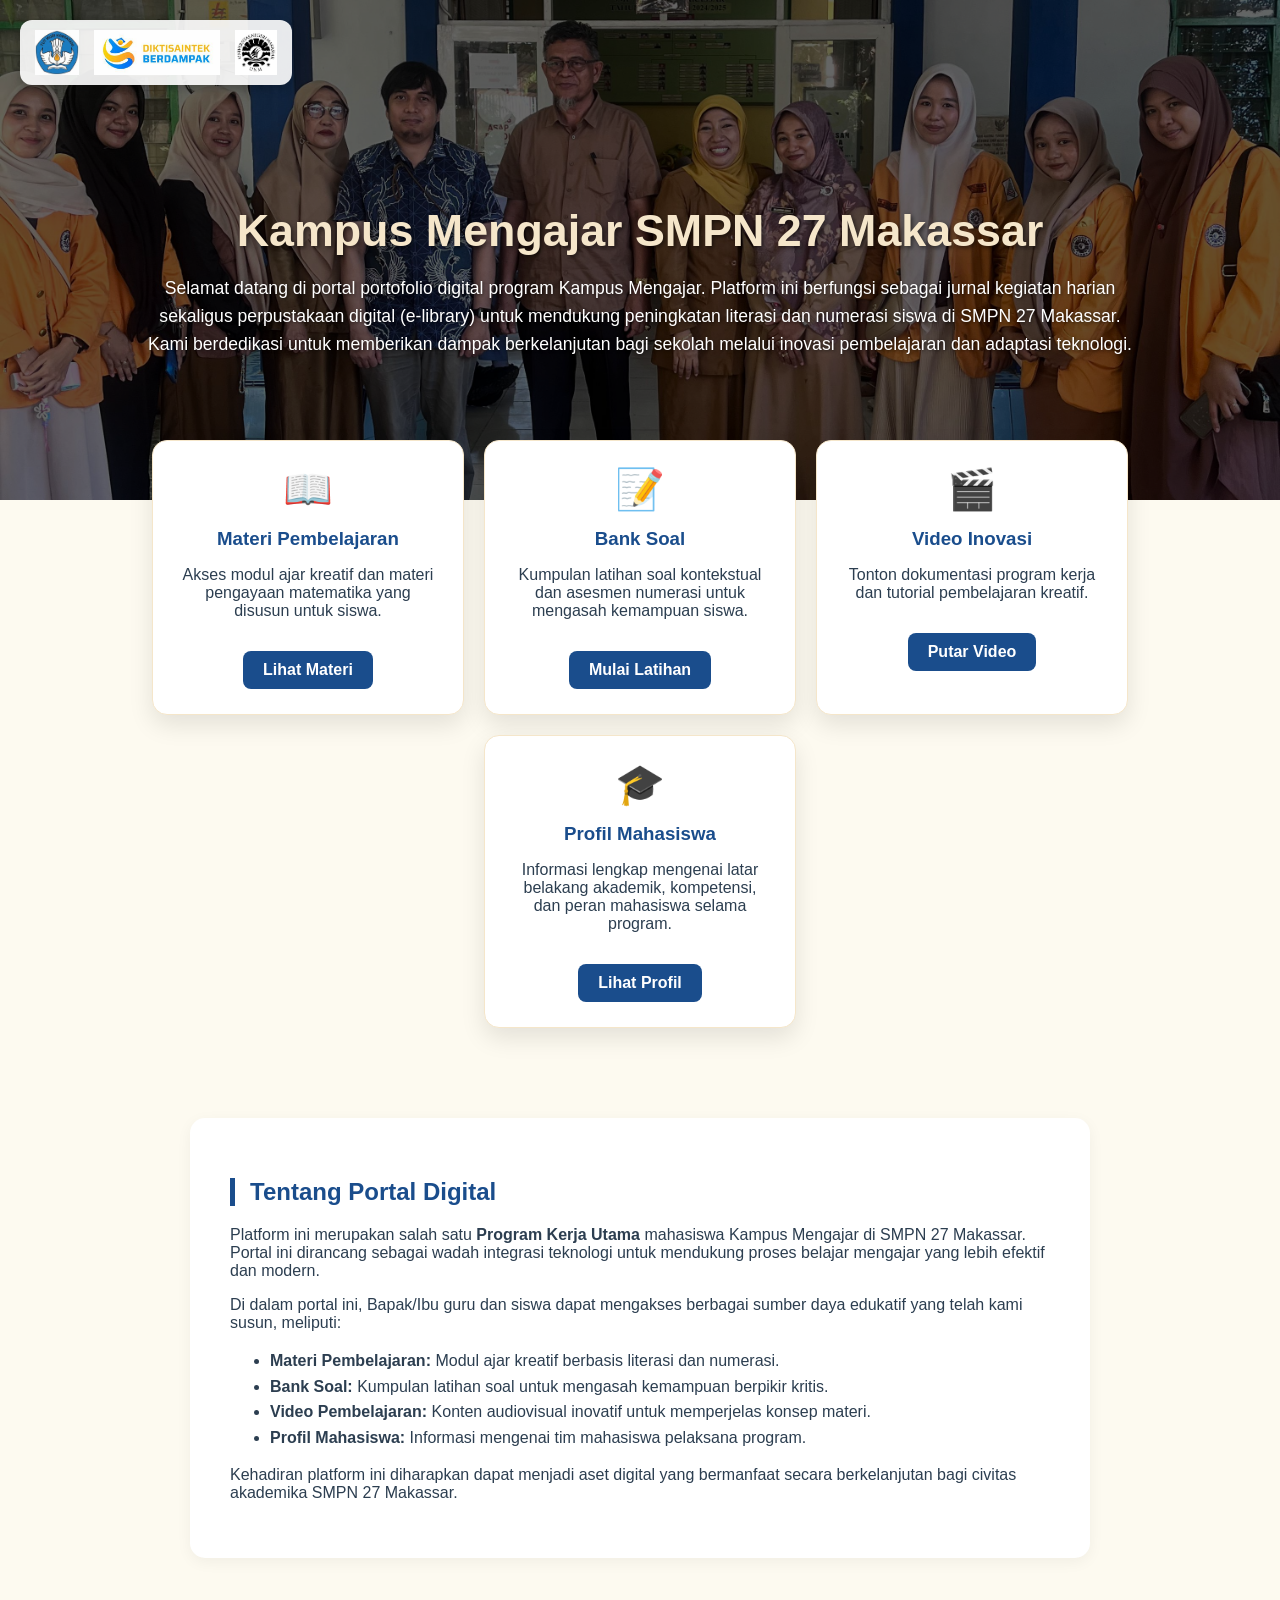
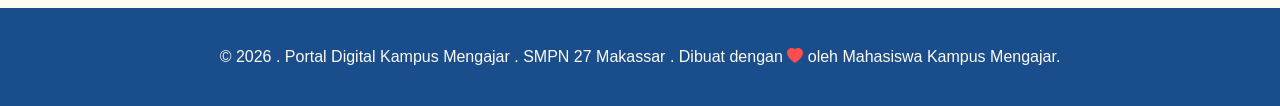
<file: index.html>
<!DOCTYPE html>
<html lang="id">
<head>
    <meta charset="UTF-8">
    <meta name="viewport" content="width=device-width, initial-scale=1">
    <title>PORTAL KAMPUS MENGAJAR - SMPN 27 Makassar</title>
    <link rel="stylesheet" href="styles/index.css" />
    <link rel="stylesheet" href="https://cdn.jsdelivr.net/npm/bootstrap-icons@1.11.0/font/bootstrap-icons.css">
</head>
<body>
    <header class="main-header">
        <div class="logo-container">
            <img src="images/logo_tutwuri.jpg" alt="Logo Tut Wuri Handayani" class="logo-dikbud">
            <img src="images/logo_km.jpg" alt="Logo Kampus Mengajar" class="logo-km">
            <img src="images/logo_UNM.jpg" alt="Logo Universitas" class="logo-univ">
        </div>

        <img src="images/sampul.jpg" alt="Kegiatan Kampus Mengajar di SMPN 27 Makassar" class="main-hero-img"/>
        
        <div class="hero">
            <h1 class="title">Kampus Mengajar SMPN 27 Makassar</h1>
            <p class="lead">
                Selamat datang di portal portofolio digital program Kampus Mengajar. Platform ini berfungsi sebagai jurnal kegiatan harian sekaligus perpustakaan digital (e-library) untuk mendukung peningkatan literasi dan numerasi siswa di SMPN 27 Makassar. Kami berdedikasi untuk memberikan dampak berkelanjutan bagi sekolah melalui inovasi pembelajaran dan adaptasi teknologi.
            </p>
        </div>
    </header>

    <section class="cta-section">
        <div class="cta-container">
            <article class="cta-card">
                <span class="cta-icon" aria-hidden="true">📖</span>
                <h3>Materi Pembelajaran</h3>
                <p>Akses modul ajar kreatif dan materi pengayaan matematika yang disusun untuk siswa.</p>
                <a class="cta-button" href="materi.html">Lihat Materi</a>
            </article>

            <article class="cta-card">
                <span class="cta-icon" aria-hidden="true">📝</span>
                <h3>Bank Soal</h3>
                <p>Kumpulan latihan soal kontekstual dan asesmen numerasi untuk mengasah kemampuan siswa.</p>
                <a class="cta-button" href="banksoal.html">Mulai Latihan</a>
            </article>

            <article class="cta-card">
                <span class="cta-icon" aria-hidden="true">🎬</span>
                <h3>Video Inovasi</h3>
                <p>Tonton dokumentasi program kerja dan tutorial pembelajaran kreatif.</p>
                <a class="cta-button" href="video.html">Putar Video</a>
            </article>

            <article class="cta-card">
                <span class="cta-icon" aria-hidden="true">🎓</span>
                <h3>Profil Mahasiswa</h3>
                <p>Informasi lengkap mengenai latar belakang akademik, kompetensi, dan peran mahasiswa selama program.</p>
                <a class="cta-button" href="profil.html">Lihat Profil</a>
            </article>
        </div>
    </section>

    <main>
        <section class="card">
            <h2>Tentang Portal Digital</h2>
        <p>
            Platform ini merupakan salah satu <strong>Program Kerja Utama</strong> mahasiswa Kampus Mengajar di SMPN 27 Makassar. Portal ini dirancang sebagai wadah integrasi teknologi untuk mendukung proses belajar mengajar yang lebih efektif dan modern.
        </p>
        <p>
            Di dalam portal ini, Bapak/Ibu guru dan siswa dapat mengakses berbagai sumber daya edukatif yang telah kami susun, meliputi:
        </p>
        
        <ul style="margin-bottom: 15px; line-height: 1.6;">
            <li><strong>Materi Pembelajaran:</strong> Modul ajar kreatif berbasis literasi dan numerasi.</li>
            <li><strong>Bank Soal:</strong> Kumpulan latihan soal untuk mengasah kemampuan berpikir kritis.</li>
            <li><strong>Video Pembelajaran:</strong> Konten audiovisual inovatif untuk memperjelas konsep materi.</li>
            <li><strong>Profil Mahasiswa:</strong> Informasi mengenai tim mahasiswa pelaksana program.</li>
        </ul>
        
        <p>
            Kehadiran platform ini diharapkan dapat menjadi aset digital yang bermanfaat secara berkelanjutan bagi civitas akademika SMPN 27 Makassar.
        </p>
        </section>
    </main>

    <footer>
        © 2026 . Portal Digital Kampus Mengajar . SMPN 27 Makassar . Dibuat dengan <i class="bi bi-heart-fill text-danger"></i> oleh Mahasiswa Kampus Mengajar.
    </footer>
</body>
</html>
</file>
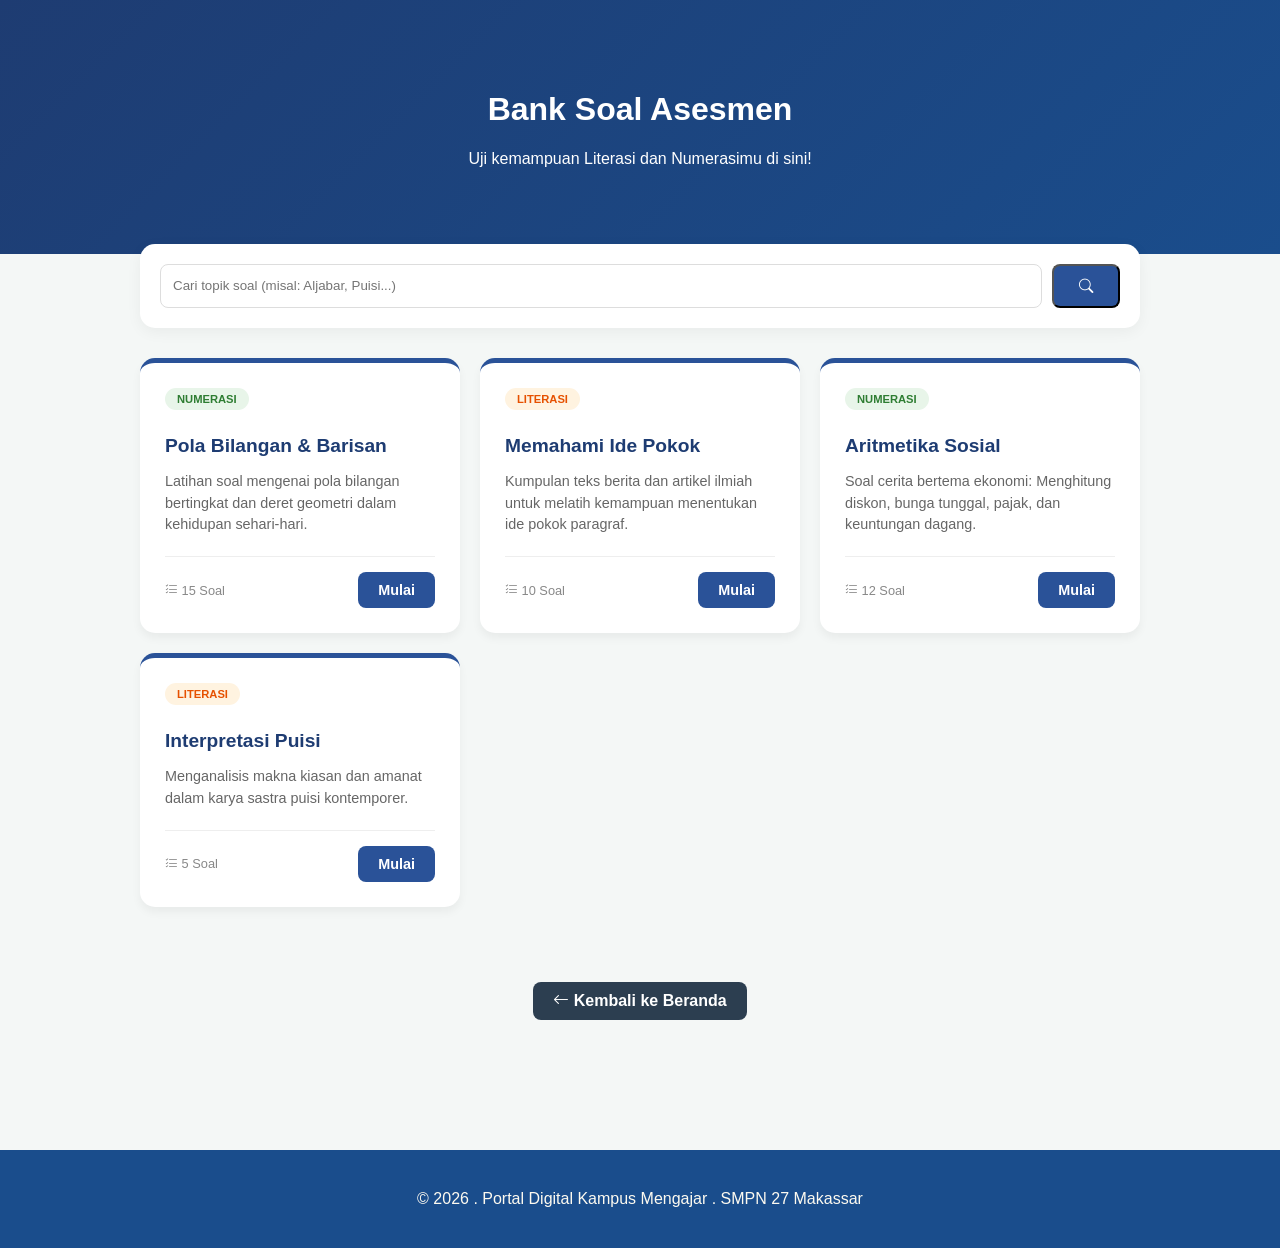
<file: banksoal.html>
<!DOCTYPE html>
<html lang="id">
<head>
    <meta charset="UTF-8">
    <meta name="viewport" content="width=device-width, initial-scale=1.0">
    <title>Bank Soal - KM SMPN 27 Makassar</title>
    <link rel="stylesheet" href="styles/index.css" />
    <link rel="stylesheet" href="https://cdn.jsdelivr.net/npm/bootstrap-icons@1.11.0/font/bootstrap-icons.css">
    <style>
        /* Base Styles */
        body {
            font-family: 'Segoe UI', Tahoma, Geneva, Verdana, sans-serif;
            margin: 0;
            padding: 0;
            background-color: #f4f7f6;
            color: #333;
        }

        .container {
            max-width: 1000px;
            margin: 0 auto;
            padding: 20px;
        }

        /* Header */
        .sub-header {
            background: linear-gradient(135deg, #1e3c72, #1a4d8c);
            color: white;
            padding: 50px 20px;
            text-align: center;
        }

        .back-link {
            color: #bcd4ff;
            text-decoration: none;
            font-size: 0.9rem;
            display: inline-block;
            margin-bottom: 15px;
        }

        /* Search & Filter */
        .search-container {
            background: white;
            padding: 20px;
            border-radius: 15px;
            box-shadow: 0 4px 15px rgba(0,0,0,0.05);
            margin-top: -30px;
            margin-bottom: 30px;
            display: flex;
            gap: 10px;
        }

        input[type="text"] {
            flex: 1;
            padding: 12px;
            border: 1px solid #ddd;
            border-radius: 8px;
            outline: none;
        }

        /* Grid Soal */
        .soal-grid {
            display: grid;
            grid-template-columns: repeat(auto-fit, minmax(320px, 1fr));
            gap: 20px;
        }

        .soal-card {
            background: white;
            border-radius: 15px;
            padding: 25px;
            position: relative;
            box-shadow: 0 5px 10px rgba(0,0,0,0.05);
            transition: transform 0.3s;
            border-top: 5px solid #2a5298;
        }

        .soal-card:hover {
            transform: translateY(-5px);
        }

        .tag-soal {
            font-size: 0.7rem;
            font-weight: bold;
            padding: 5px 12px;
            border-radius: 20px;
            text-transform: uppercase;
            margin-bottom: 15px;
            display: inline-block;
        }

        .tag-literasi { background: #fff3e0; color: #e65100; }
        .tag-numerasi { background: #e8f5e9; color: #2e7d32; }

        .soal-card h3 {
            margin: 10px 0;
            font-size: 1.2rem;
            color: #1e3c72;
        }

        .soal-card p {
            font-size: 0.9rem;
            color: #666;
            line-height: 1.5;
        }

        .info-soal {
            display: flex;
            justify-content: space-between;
            align-items: center;
            margin-top: 20px;
            padding-top: 15px;
            border-top: 1px solid #eee;
        }

        .btn-kerjakan {
            background-color: #2a5298;
            color: white;
            text-decoration: none;
            padding: 10px 20px;
            border-radius: 8px;
            font-size: 0.9rem;
            font-weight: bold;
            transition: 0.3s;
        }

        .btn-kerjakan:hover {
            background-color: #1e3c72;
            box-shadow: 0 4px 8px rgba(42, 82, 152, 0.3);
        }

        .jml-soal {
            font-size: 0.8rem;
            color: #888;
        }

        /* Responsive */
        @media (max-width: 600px) {
            .search-container {
                flex-direction: column;
            }
        }
    </style>
</head>
<body>

    <header class="sub-header">
        <div class="container">
            <h1>Bank Soal Asesmen</h1>
            <p>Uji kemampuan Literasi dan Numerasimu di sini!</p>
        </div>
    </header>

    <main class="container">
        <div class="search-container">
            <input type="text" id="searchInput" placeholder="Cari topik soal (misal: Aljabar, Puisi...)" onkeyup="searchSoal()">
            <button class="btn-kerjakan" style="padding: 12px 25px;"><i class="bi bi-search"></i></button>
        </div>

        <section class="soal-grid" id="soalList">
            <article class="soal-card">
                <span class="tag-soal tag-numerasi">Numerasi</span>
                <h3>Pola Bilangan & Barisan</h3>
                <p>Latihan soal mengenai pola bilangan bertingkat dan deret geometri dalam kehidupan sehari-hari.</p>
                <div class="info-soal">
                    <span class="jml-soal"><i class="bi bi-list-check"></i> 15 Soal</span>
                    <a href="#" class="btn-kerjakan">Mulai</a>
                </div>
            </article>

            <article class="soal-card">
                <span class="tag-soal tag-literasi">Literasi</span>
                <h3>Memahami Ide Pokok</h3>
                <p>Kumpulan teks berita dan artikel ilmiah untuk melatih kemampuan menentukan ide pokok paragraf.</p>
                <div class="info-soal">
                    <span class="jml-soal"><i class="bi bi-list-check"></i> 10 Soal</span>
                    <a href="#" class="btn-kerjakan">Mulai</a>
                </div>
            </article>

            <article class="soal-card">
                <span class="tag-soal tag-numerasi">Numerasi</span>
                <h3>Aritmetika Sosial</h3>
                <p>Soal cerita bertema ekonomi: Menghitung diskon, bunga tunggal, pajak, dan keuntungan dagang.</p>
                <div class="info-soal">
                    <span class="jml-soal"><i class="bi bi-list-check"></i> 12 Soal</span>
                    <a href="#" class="btn-kerjakan">Mulai</a>
                </div>
            </article>

            <article class="soal-card">
                <span class="tag-soal tag-literasi">Literasi</span>
                <h3>Interpretasi Puisi</h3>
                <p>Menganalisis makna kiasan dan amanat dalam karya sastra puisi kontemporer.</p>
                <div class="info-soal">
                    <span class="jml-soal"><i class="bi bi-list-check"></i> 5 Soal</span>
                    <a href="#" class="btn-kerjakan">Mulai</a>
                </div>
            </article>
        </section>

        <div style="text-align: center; margin: 60px 0;">
            <a href="index.html" class="cta-button" style="background: var(--text-dark);">
                <i class="bi bi-arrow-left"></i> Kembali ke Beranda
            </a>
        </div>
    </main>

    <script>
        function searchSoal() {
            let input = document.getElementById('searchInput').value.toLowerCase();
            let cards = document.getElementsByClassName('soal-card');
            
            for (let i = 0; i < cards.length; i++) {
                let title = cards[i].querySelector('h3').innerText.toLowerCase();
                let desc = cards[i].querySelector('p').innerText.toLowerCase();
                
                if (title.includes(input) || desc.includes(input)) {
                    cards[i].style.display = "";
                } else {
                    cards[i].style.display = "none";
                }
            }
        }
    </script>
    
    <footer>
        © 2026 . Portal Digital Kampus Mengajar . SMPN 27 Makassar
    </footer>
</body>
</html>
</file>
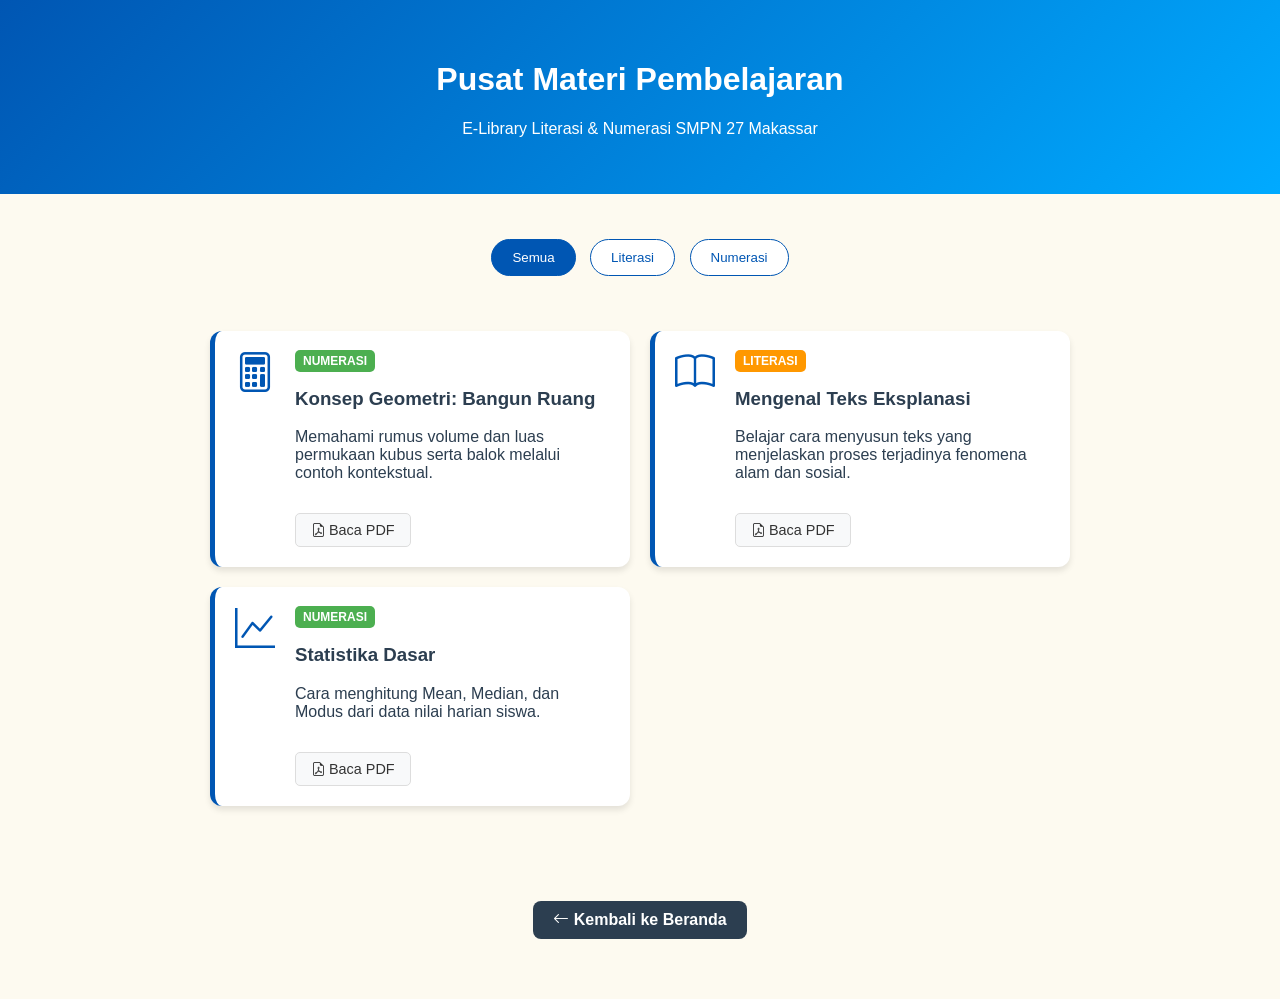
<file: materi.html>
<!DOCTYPE html>
<html lang="id">
<head>
    <meta charset="UTF-8">
    <meta name="viewport" content="width=device-width, initial-scale=1.0">
    <title>Materi Pembelajaran - KM SMPN 27 Makassar</title>
    <link rel="stylesheet" href="styles/index.css">
    <link rel="stylesheet" href="https://cdn.jsdelivr.net/npm/bootstrap-icons@1.11.0/font/bootstrap-icons.css">
</head>
<body>
    <header class="sub-header">
        <h1>Pusat Materi Pembelajaran</h1>
        <p>E-Library Literasi & Numerasi SMPN 27 Makassar</p>
    </header>

    <main class="container">
        <div class="filter-container">
            <button class="filter-btn active" onclick="filterMateri('semua')">Semua</button>
            <button class="filter-btn" onclick="filterMateri('literasi')">Literasi</button>
            <button class="filter-btn" onclick="filterMateri('numerasi')">Numerasi</button>
        </div>

        <section class="materi-grid" id="materiGrid">
            <article class="materi-card" data-category="numerasi">
                <div class="materi-icon"><i class="bi bi-calculator"></i></div>
                <div class="materi-content">
                    <span class="badge badge-num">Numerasi</span>
                    <h3>Konsep Geometri: Bangun Ruang</h3>
                    <p>Memahami rumus volume dan luas permukaan kubus serta balok melalui contoh kontekstual.</p>
                    <div class="materi-footer">
                        <a href="pdf/materi-geometri.pdf" class="btn-download" target="_blank"><i class="bi bi-file-earmark-pdf"></i> Baca PDF</a>
                    </div>
                </div>
            </article>

            <article class="materi-card" data-category="literasi">
                <div class="materi-icon"><i class="bi bi-book"></i></div>
                <div class="materi-content">
                    <span class="badge badge-lit">Literasi</span>
                    <h3>Mengenal Teks Eksplanasi</h3>
                    <p>Belajar cara menyusun teks yang menjelaskan proses terjadinya fenomena alam dan sosial.</p>
                    <div class="materi-footer">
                        <a href="pdf/materi-eksplanasi.pdf" class="btn-download" target="_blank"><i class="bi bi-file-earmark-pdf"></i> Baca PDF</a>
                    </div>
                </div>
            </article>

            <article class="materi-card" data-category="numerasi">
                <div class="materi-icon"><i class="bi bi-graph-up"></i></div>
                <div class="materi-content">
                    <span class="badge badge-num">Numerasi</span>
                    <h3>Statistika Dasar</h3>
                    <p>Cara menghitung Mean, Median, dan Modus dari data nilai harian siswa.</p>
                    <div class="materi-footer">
                        <a href="pdf/materi-statistika.pdf" class="btn-download" target="_blank"><i class="bi bi-file-earmark-pdf"></i> Baca PDF</a>
                    </div>
                </div>
            </article>
        </section>
        <div style="text-align: center; margin: 60px 0;">
            <a href="index.html" class="cta-button" style="background: var(--text-dark);">
                <i class="bi bi-arrow-left"></i> Kembali ke Beranda
            </a>
        </div>
    </main>

    <script>
        function filterMateri(kategori) {
            const cards = document.querySelectorAll('.materi-card');
            const buttons = document.querySelectorAll('.filter-btn');

            buttons.forEach(btn => btn.classList.remove('active'));
            event.target.classList.add('active');

            cards.forEach(card => {
                if (kategori === 'semua' || card.getAttribute('data-category') === kategori) {
                    card.style.display = 'flex';
                } else {
                    card.style.display = 'none';
                }
            });
        }
    </script>
</body>
</html>
</file>
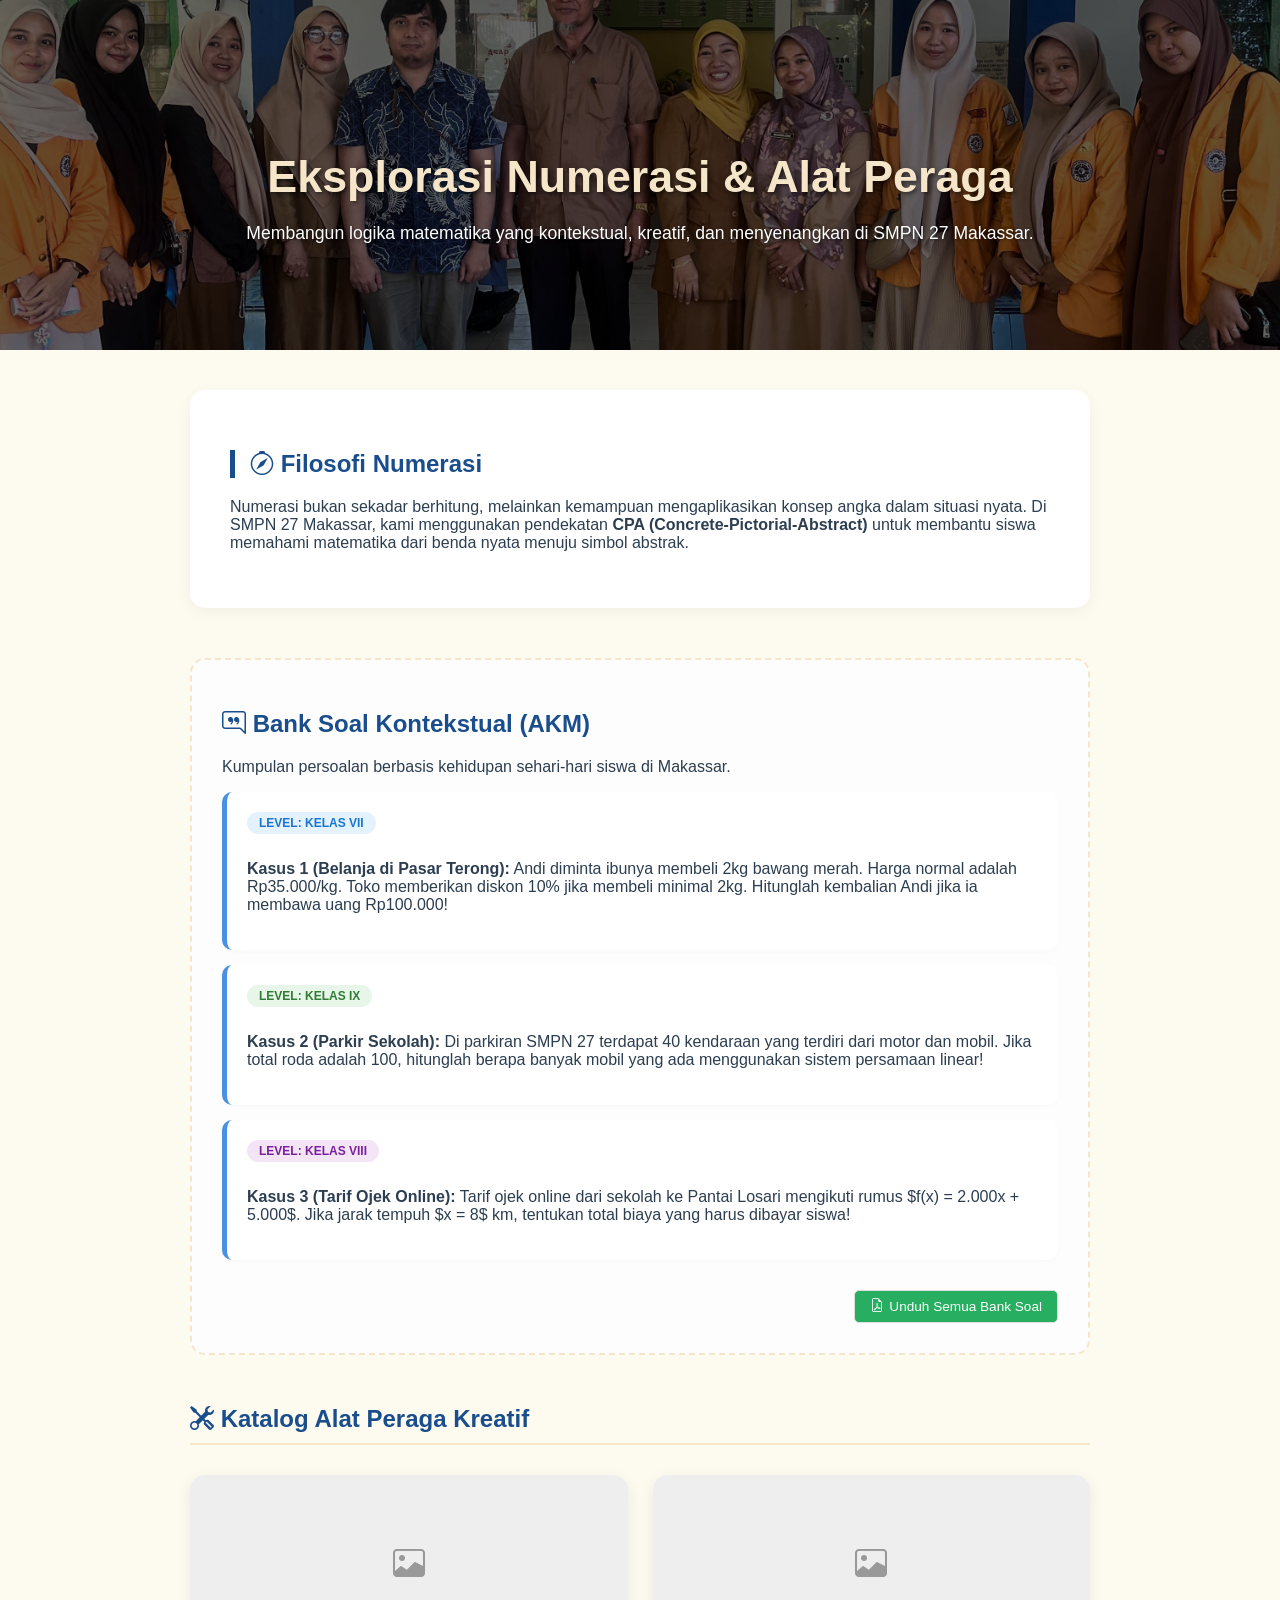
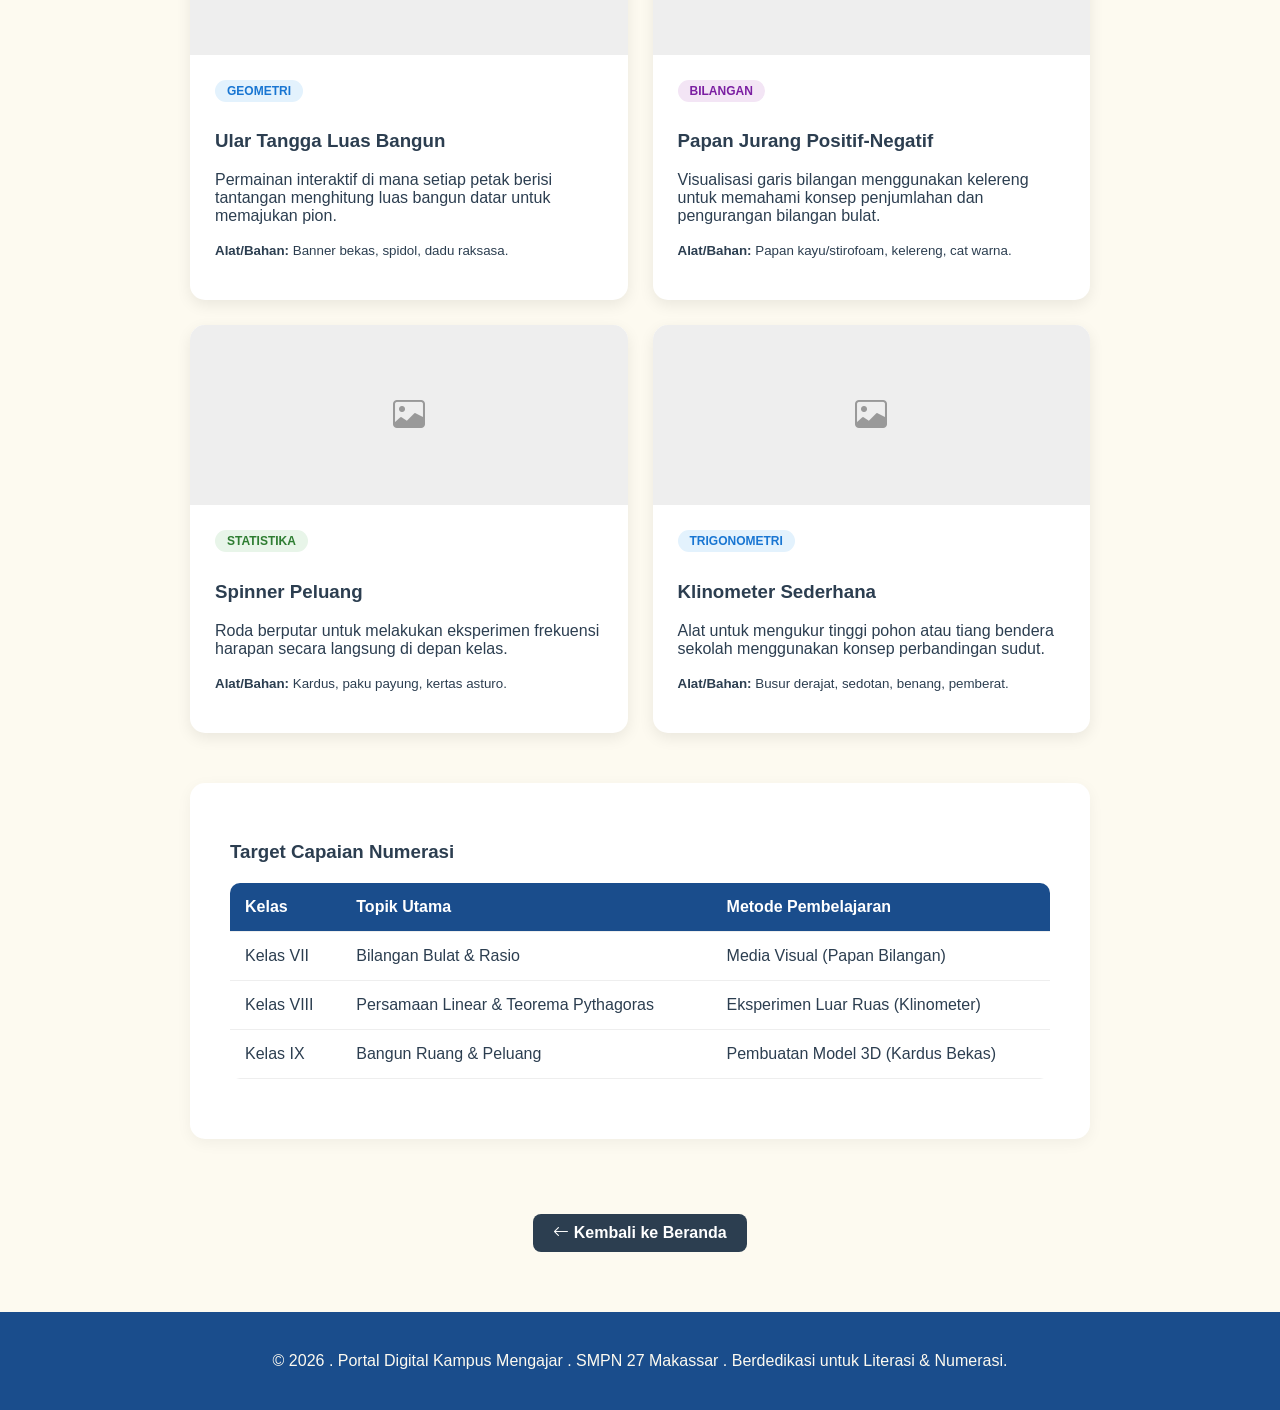
<file: numerasi.html>
<!DOCTYPE html>
<html lang="id">
<head>
    <meta charset="UTF-8">
    <meta name="viewport" content="width=device-width, initial-scale=1">
    <title>Pusat Numerasi - SMPN 27 Makassar</title>
    <link rel="stylesheet" href="styles/index.css" />
    <link rel="stylesheet" href="https://cdn.jsdelivr.net/npm/bootstrap-icons@1.11.0/font/bootstrap-icons.css">
    <style>
        :root {
            --accent-green: #27ae60;
            --accent-orange: #e67e22;
        }
        
        /* Layouting Grid */
        .numerasi-grid {
            display: grid;
            grid-template-columns: repeat(auto-fit, minmax(320px, 1fr));
            gap: 25px;
            margin: 30px 0;
        }

        /* Styling Kartu Alat Peraga */
        .tool-card {
            background: white;
            border-radius: 15px;
            overflow: hidden;
            box-shadow: 0 5px 15px rgba(0,0,0,0.08);
            transition: transform 0.3s ease;
            display: flex;
            flex-direction: column;
        }
        .tool-card:hover { transform: translateY(-5px); }
        
        .tool-img-placeholder {
            height: 180px;
            background: #eee;
            display: flex;
            align-items: center;
            justify-content: center;
            color: #999;
            font-size: 0.9rem;
        }

        .tool-content { padding: 25px; flex-grow: 1; }
        
        /* Badge Kategori */
        .tag {
            display: inline-block;
            padding: 4px 12px;
            border-radius: 50px;
            font-size: 0.75rem;
            font-weight: 700;
            text-transform: uppercase;
            margin-bottom: 10px;
        }
        .tag-geo { background: #e3f2fd; color: #1976d2; }
        .tag-alg { background: #f3e5f5; color: #7b1fa2; }
        .tag-stat { background: #e8f5e9; color: #2e7d32; }

        /* Section Soal Kontekstual */
        .problem-container {
            background: #fdfdfd;
            border: 2px dashed var(--warm-cream);
            border-radius: 15px;
            padding: 30px;
            margin-bottom: 40px;
        }
        
        .problem-item {
            background: white;
            padding: 20px;
            border-radius: 10px;
            margin-bottom: 15px;
            box-shadow: 0 2px 5px rgba(0,0,0,0.02);
            border-left: 5px solid var(--secondary-blue);
        }

        /* Tabel Kurikulum */
        .numerasi-table {
            width: 100%;
            border-collapse: collapse;
            margin: 20px 0;
            background: white;
            border-radius: 10px;
            overflow: hidden;
        }
        .numerasi-table th, .numerasi-table td {
            padding: 15px;
            text-align: left;
            border-bottom: 1px solid #eee;
        }
        .numerasi-table th { background: var(--primary-blue); color: white; }

        .btn-download {
            background: var(--accent-green);
            color: white;
            padding: 8px 15px;
            border-radius: 5px;
            text-decoration: none;
            font-size: 0.85rem;
            display: inline-flex;
            align-items: center;
            gap: 5px;
        }
    </style>
</head>
<body>
    <header class="main-header" style="height: 350px;">
        <img src="images/sampul.jpg" alt="Numerasi Header" class="main-hero-img" style="height: 350px;"/>
        <div class="hero">
            <h1 class="title">Eksplorasi Numerasi & Alat Peraga</h1>
            <p class="lead">Membangun logika matematika yang kontekstual, kreatif, dan menyenangkan di SMPN 27 Makassar.</p>
        </div>
    </header>

    <main>
        <section class="card">
            <h2><i class="bi bi-compass"></i> Filosofi Numerasi</h2>
            <p>Numerasi bukan sekadar berhitung, melainkan kemampuan mengaplikasikan konsep angka dalam situasi nyata. Di SMPN 27 Makassar, kami menggunakan pendekatan <strong>CPA (Concrete-Pictorial-Abstract)</strong> untuk membantu siswa memahami matematika dari benda nyata menuju simbol abstrak.</p>
        </section>

        <section style="margin-top: 50px;">
            <div class="problem-container">
                <h2 style="color: var(--primary-blue);"><i class="bi bi-chat-right-quote"></i> Bank Soal Kontekstual (AKM)</h2>
                <p>Kumpulan persoalan berbasis kehidupan sehari-hari siswa di Makassar.</p>
                
                <div class="problem-item">
                    <span class="tag tag-geo">Level: Kelas VII</span>
                    <p><strong>Kasus 1 (Belanja di Pasar Terong):</strong> Andi diminta ibunya membeli 2kg bawang merah. Harga normal adalah Rp35.000/kg. Toko memberikan diskon 10% jika membeli minimal 2kg. Hitunglah kembalian Andi jika ia membawa uang Rp100.000!</p>
                </div>

                <div class="problem-item">
                    <span class="tag tag-stat">Level: Kelas IX</span>
                    <p><strong>Kasus 2 (Parkir Sekolah):</strong> Di parkiran SMPN 27 terdapat 40 kendaraan yang terdiri dari motor dan mobil. Jika total roda adalah 100, hitunglah berapa banyak mobil yang ada menggunakan sistem persamaan linear!</p>
                </div>

                <div class="problem-item">
                    <span class="tag tag-alg">Level: Kelas VIII</span>
                    <p><strong>Kasus 3 (Tarif Ojek Online):</strong> Tarif ojek online dari sekolah ke Pantai Losari mengikuti rumus $f(x) = 2.000x + 5.000$. Jika jarak tempuh $x = 8$ km, tentukan total biaya yang harus dibayar siswa!</p>
                </div>

                <div style="text-align: right;">
                    <a href="#" class="btn-download"><i class="bi bi-file-earmark-pdf"></i> Unduh Semua Bank Soal</a>
                </div>
            </div>
        </section>

        <section style="margin-top: 50px;">
            <h2 style="color: var(--primary-blue); border-bottom: 2px solid var(--warm-cream); padding-bottom: 10px;">
                <i class="bi bi-tools"></i> Katalog Alat Peraga Kreatif
            </h2>
            
            <div class="numerasi-grid">
                <article class="tool-card">
                    <div class="tool-img-placeholder">
                        <i class="bi bi-image" style="font-size: 2rem;"></i>
                        </div>
                    <div class="tool-content">
                        <span class="tag tag-geo">Geometri</span>
                        <h3>Ular Tangga Luas Bangun</h3>
                        <p>Permainan interaktif di mana setiap petak berisi tantangan menghitung luas bangun datar untuk memajukan pion.</p>
                        <p><small><strong>Alat/Bahan:</strong> Banner bekas, spidol, dadu raksasa.</small></p>
                    </div>
                </article>

                <article class="tool-card">
                    <div class="tool-img-placeholder">
                        <i class="bi bi-image" style="font-size: 2rem;"></i>
                    </div>
                    <div class="tool-content">
                        <span class="tag tag-alg">Bilangan</span>
                        <h3>Papan Jurang Positif-Negatif</h3>
                        <p>Visualisasi garis bilangan menggunakan kelereng untuk memahami konsep penjumlahan dan pengurangan bilangan bulat.</p>
                        <p><small><strong>Alat/Bahan:</strong> Papan kayu/stirofoam, kelereng, cat warna.</small></p>
                    </div>
                </article>

                <article class="tool-card">
                    <div class="tool-img-placeholder">
                        <i class="bi bi-image" style="font-size: 2rem;"></i>
                    </div>
                    <div class="tool-content">
                        <span class="tag tag-stat">Statistika</span>
                        <h3>Spinner Peluang</h3>
                        <p>Roda berputar untuk melakukan eksperimen frekuensi harapan secara langsung di depan kelas.</p>
                        <p><small><strong>Alat/Bahan:</strong> Kardus, paku payung, kertas asturo.</small></p>
                    </div>
                </article>

                <article class="tool-card">
                    <div class="tool-img-placeholder">
                        <i class="bi bi-image" style="font-size: 2rem;"></i>
                    </div>
                    <div class="tool-content">
                        <span class="tag tag-geo">Trigonometri</span>
                        <h3>Klinometer Sederhana</h3>
                        <p>Alat untuk mengukur tinggi pohon atau tiang bendera sekolah menggunakan konsep perbandingan sudut.</p>
                        <p><small><strong>Alat/Bahan:</strong> Busur derajat, sedotan, benang, pemberat.</small></p>
                    </div>
                </article>
            </div>
        </section>

        <section class="card" style="margin-top: 50px;">
            <h3>Target Capaian Numerasi</h3>
            <table class="numerasi-table">
                <thead>
                    <tr>
                        <th>Kelas</th>
                        <th>Topik Utama</th>
                        <th>Metode Pembelajaran</th>
                    </tr>
                </thead>
                <tbody>
                    <tr>
                        <td>Kelas VII</td>
                        <td>Bilangan Bulat & Rasio</td>
                        <td>Media Visual (Papan Bilangan)</td>
                    </tr>
                    <tr>
                        <td>Kelas VIII</td>
                        <td>Persamaan Linear & Teorema Pythagoras</td>
                        <td>Eksperimen Luar Ruas (Klinometer)</td>
                    </tr>
                    <tr>
                        <td>Kelas IX</td>
                        <td>Bangun Ruang & Peluang</td>
                        <td>Pembuatan Model 3D (Kardus Bekas)</td>
                    </tr>
                </tbody>
            </table>
        </section>

        <div style="text-align: center; margin: 60px 0;">
            <a href="index.html" class="cta-button" style="background: var(--text-dark);">
                <i class="bi bi-arrow-left"></i> Kembali ke Beranda
            </a>
        </div>
    </main>

    <footer>
        © 2026 . Portal Digital Kampus Mengajar . SMPN 27 Makassar . Berdedikasi untuk Literasi & Numerasi.
    </footer>
</body>
</html>
</file>
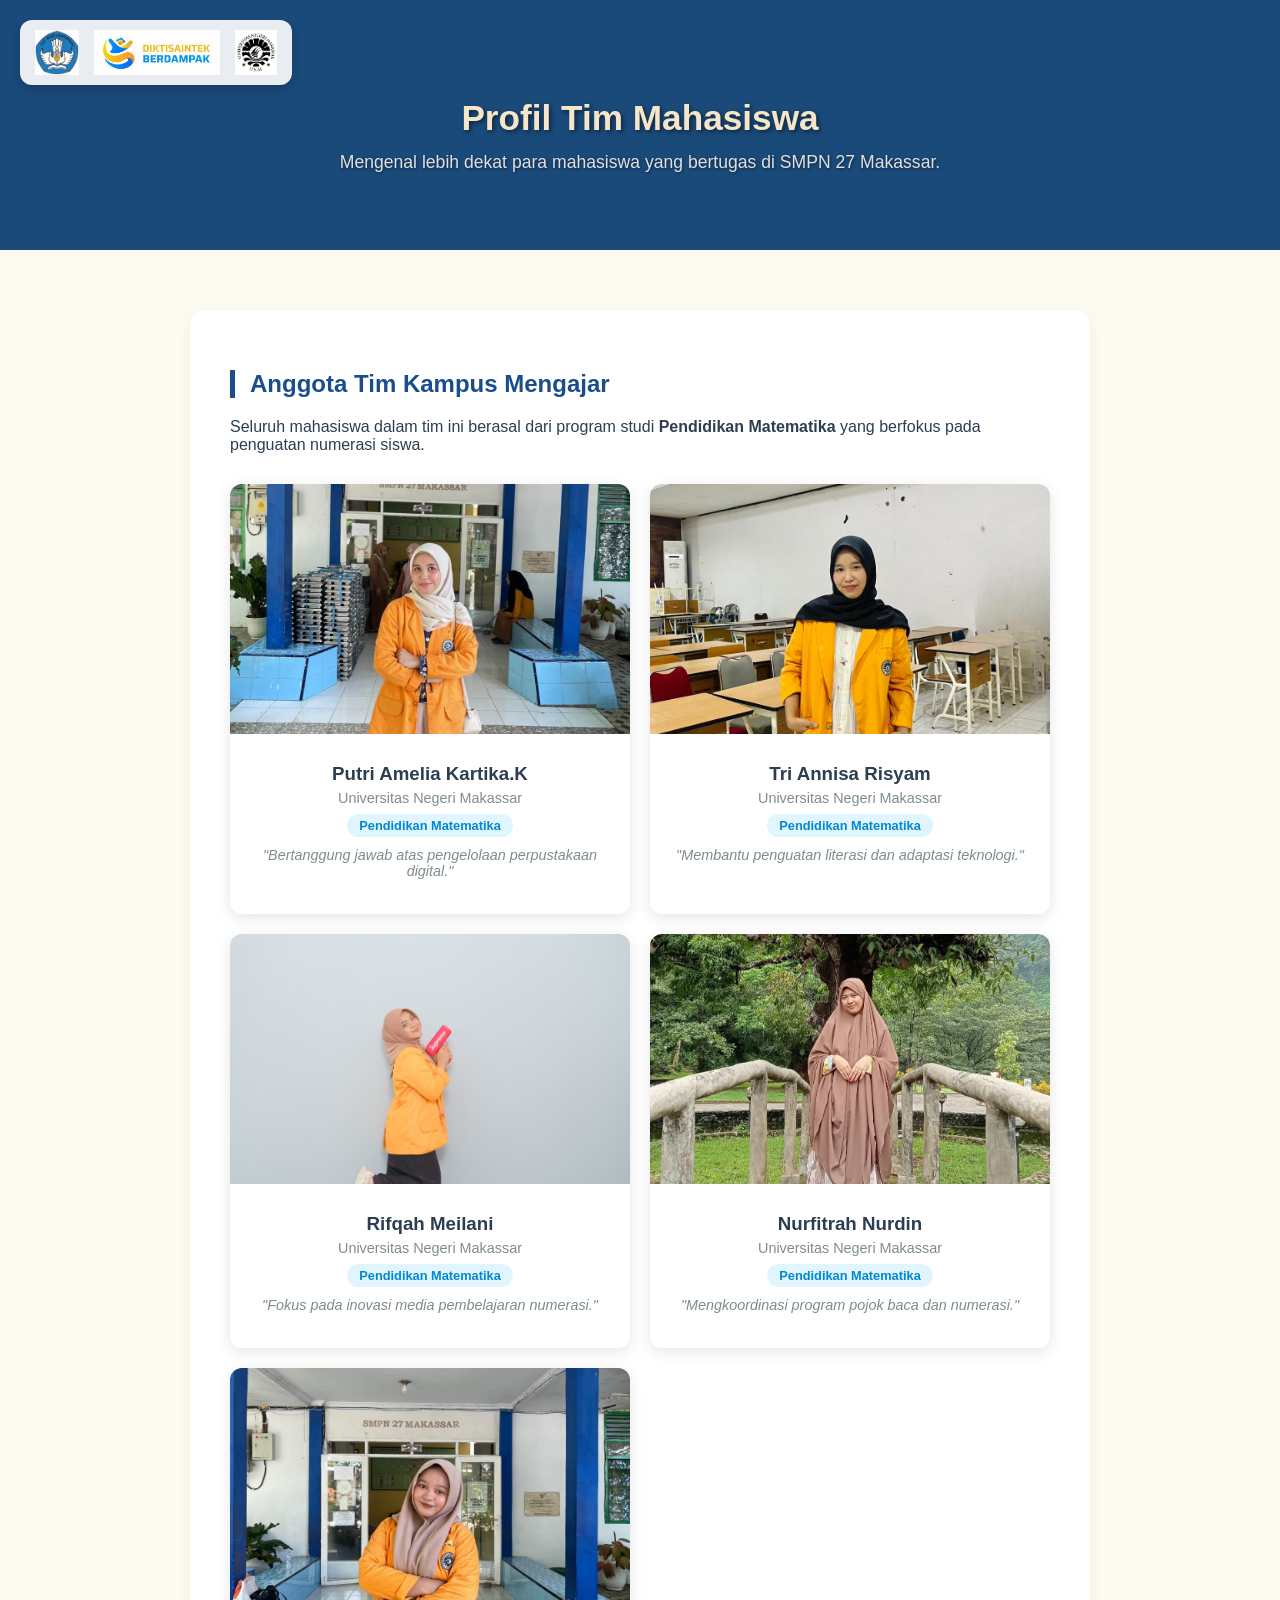
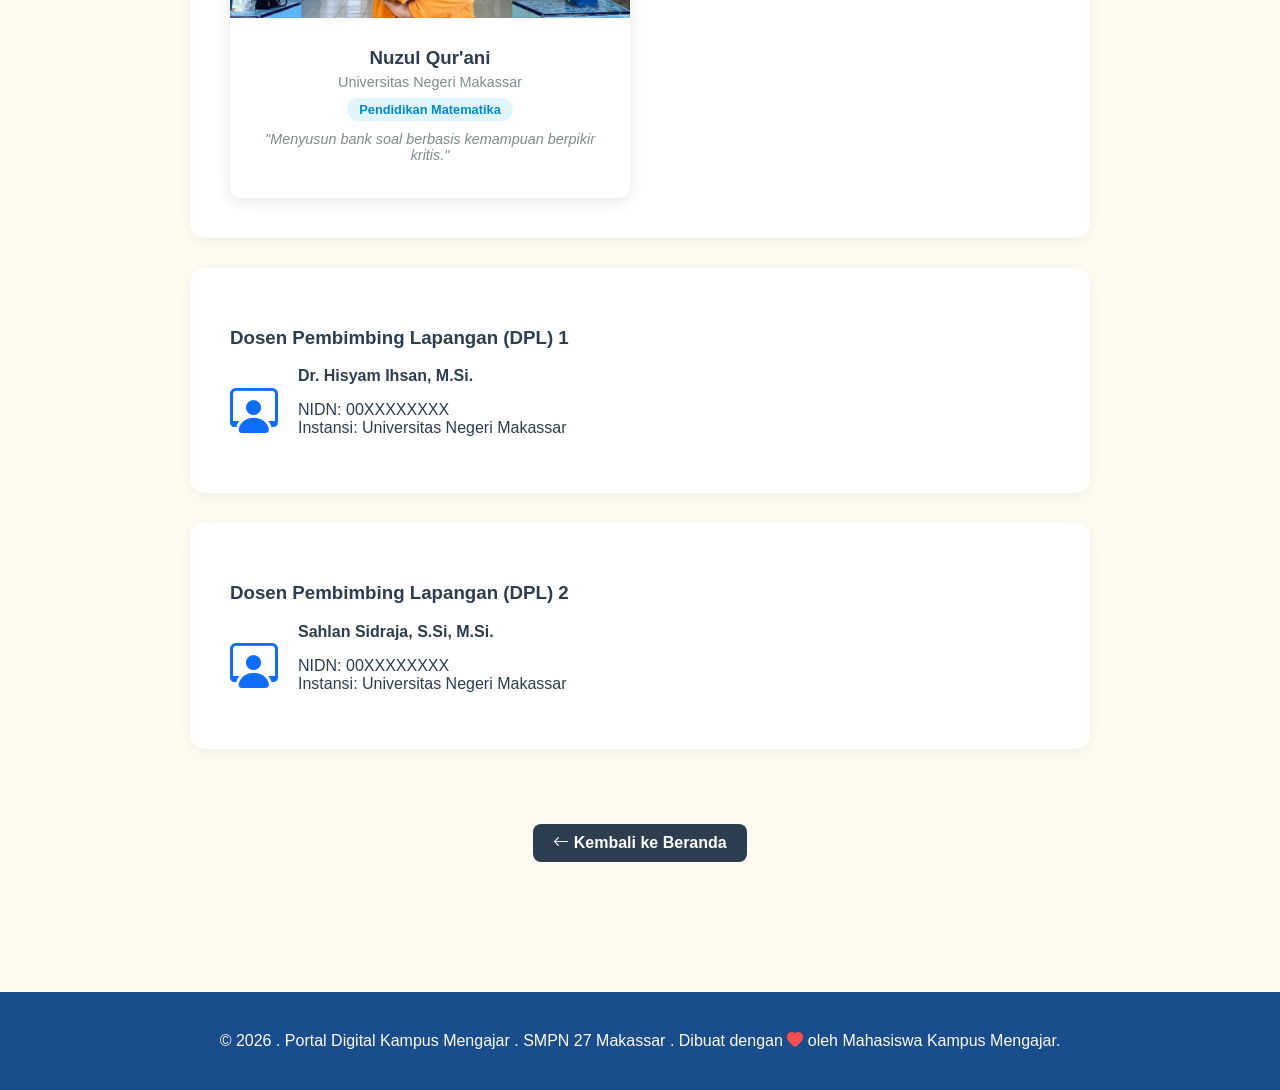
<file: profil.html>
<!DOCTYPE html>
<html lang="id">
<head>
    <meta charset="UTF-8">
    <meta name="viewport" content="width=device-width, initial-scale=1">
    <title>PROFIL MAHASISWA - Kampus Mengajar SMPN 27 Makassar</title>
    <link rel="stylesheet" href="styles/index.css" />
    <link rel="stylesheet" href="https://cdn.jsdelivr.net/npm/bootstrap-icons@1.11.0/font/bootstrap-icons.css">
    <style>
        /* Tambahan style khusus untuk halaman profil agar lebih rapi */
        .main-header-blue {
            background-color: #1a4a7a; /* Warna biru navy profesional */
            height: 250px;             /* Sedikit diperpendek agar lebih rapat */
            display: flex;
            align-items: center;
            justify-content: center;
            text-align: center;
            color: #ffffff;
            width: 100%;
        }

        .hero-content .title {
            font-size: 2.2rem;
            margin-bottom: 10px;
            color: #f5e6ca;
            font-weight: bold;
        }

        .hero-content .lead {
            font-size: 1.1rem;
            color: #e0e0e0;
            max-width: 700px;
            margin: 0 auto;
        }

        .profile-grid {
            display: grid;
            grid-template-columns: repeat(auto-fit, minmax(280px, 1fr));
            gap: 20px;
            margin-top: 30px;
        }

        .student-card {
            background: #fff;
            border-radius: 12px;
            overflow: hidden;
            box-shadow: 0 4px 15px rgba(0,0,0,0.1);
            text-align: center;
            transition: transform 0.3s ease;
            padding-bottom: 20px;
        }

        .student-card:hover {
            transform: translateY(-5px);
        }

        .student-img {
            width: 100%;
            height: 250px;
            object-fit: cover;
            background-color: #f0f0f0;
        }

        .student-info {
            padding: 15px;
        }

        .student-info h3 {
            margin: 10px 0 5px 0;
            color: #2c3e50;
        }

        .student-info p {
            margin: 0;
            color: #7f8c8d;
            font-size: 0.9rem;
        }

        .badge-major {
            display: inline-block;
            background: #e1f5fe;
            color: #0288d1;
            padding: 4px 12px;
            border-radius: 20px;
            font-size: 0.8rem;
            font-weight: bold;
            margin-top: 8px;
        }

    </style>
</head>
<body>
        <div class="logo-container">
            <img src="images/logo_tutwuri.jpg" alt="Logo Tut Wuri Handayani" class="logo-dikbud">
            <img src="images/logo_km.jpg" alt="Logo Kampus Mengajar" class="logo-km">
            <img src="images/logo_UNM.jpg" alt="Logo Universitas" class="logo-univ">
        </div>
    </header>
    <header class="main-header-blue">
        <div class="hero-content">
            <h1 class="title">Profil Tim Mahasiswa</h1>
            <p class="lead">Mengenal lebih dekat para mahasiswa yang bertugas di SMPN 27 Makassar.</p>
        </div>
    </header>

    <main class="container" style="padding: 20px;">
        <section class="card">
            <h2>Anggota Tim Kampus Mengajar</h2>
            <p>Seluruh mahasiswa dalam tim ini berasal dari program studi <strong>Pendidikan Matematika</strong> yang berfokus pada penguatan numerasi siswa.</p>

            <div class="profile-grid">
                <article class="student-card">
                    <img src="images/Putri.jpeg" alt="Foto Mahasiswa" class="student-img">
                    <div class="student-info">
                        <h3>Putri Amelia Kartika.K</h3>
                        <p>Universitas Negeri Makassar</p>
                        <span class="badge-major">Pendidikan Matematika</span>
                        <p style="margin-top: 10px; font-style: italic;">"Bertanggung jawab atas pengelolaan perpustakaan digital."</p>
                    </div>
                </article>

                <article class="student-card">
                    <img src="images/Nisa.jpeg" alt="Foto Mahasiswa" class="student-img">
                    <div class="student-info">
                        <h3>Tri Annisa Risyam</h3>
                        <p>Universitas Negeri Makassar</p>
                        <span class="badge-major">Pendidikan Matematika</span>
                        <p style="margin-top: 10px; font-style: italic;">"Membantu penguatan literasi dan adaptasi teknologi."</p>
                    </div>
                </article>

                <article class="student-card">
                    <img src="images/Rifqah.jpeg" alt="Foto Mahasiswa" class="student-img">
                    <div class="student-info">
                        <h3>Rifqah Meilani</h3>
                        <p>Universitas Negeri Makassar</p>
                        <span class="badge-major">Pendidikan Matematika</span>
                        <p style="margin-top: 10px; font-style: italic;">"Fokus pada inovasi media pembelajaran numerasi."</p>
                    </div>
                </article>

                <article class="student-card">
                    <img src="images/Fitrah.jpeg" alt="Foto Mahasiswa" class="student-img">
                    <div class="student-info">
                        <h3>Nurfitrah Nurdin</h3>
                        <p>Universitas Negeri Makassar</p>
                        <span class="badge-major">Pendidikan Matematika</span>
                        <p style="margin-top: 10px; font-style: italic;">"Mengkoordinasi program pojok baca dan numerasi."</p>
                    </div>
                </article>

                <article class="student-card">
                    <img src="images/Nunu.jpeg" alt="Foto Mahasiswa" class="student-img">
                    <div class="student-info">
                        <h3>Nuzul Qur'ani</h3>
                        <p>Universitas Negeri Makassar</p>
                        <span class="badge-major">Pendidikan Matematika</span>
                        <p style="margin-top: 10px; font-style: italic;">"Menyusun bank soal berbasis kemampuan berpikir kritis."</p>
                    </div>
                </article>
            </div>
        </section>

        <section class="card" style="margin-top: 30px;">
            <h3>Dosen Pembimbing Lapangan (DPL) 1</h3>
            <div style="display: flex; align-items: center; gap: 20px; margin-top: 15px;">
                <i class="bi bi-person-workspace" style="font-size: 3rem; color: #0d6efd;"></i>
                <div>
                    <strong>Dr. Hisyam Ihsan, M.Si.</strong>
                    <p>NIDN: 00XXXXXXXX <br> Instansi: Universitas Negeri Makassar</p>
                </div>
            </div>
        </section>
                <section class="card" style="margin-top: 30px;">
            <h3>Dosen Pembimbing Lapangan (DPL) 2</h3>
            <div style="display: flex; align-items: center; gap: 20px; margin-top: 15px;">
                <i class="bi bi-person-workspace" style="font-size: 3rem; color: #0d6efd;"></i>
                <div>
                    <strong>Sahlan Sidraja, S.Si, M.Si.</strong>
                    <p>NIDN: 00XXXXXXXX <br> Instansi: Universitas Negeri Makassar</p>
                </div>
            </div>
        </section>

        <div style="text-align: center; margin: 60px 0;">
            <a href="index.html" class="cta-button" style="background: var(--text-dark);">
                <i class="bi bi-arrow-left"></i> Kembali ke Beranda
            </a>
        </div>
    </main>

    <footer>
        © 2026 . Portal Digital Kampus Mengajar . SMPN 27 Makassar . Dibuat dengan <i class="bi bi-heart-fill text-danger"></i> oleh Mahasiswa Kampus Mengajar.
    </footer>
</body>
</html>
</file>
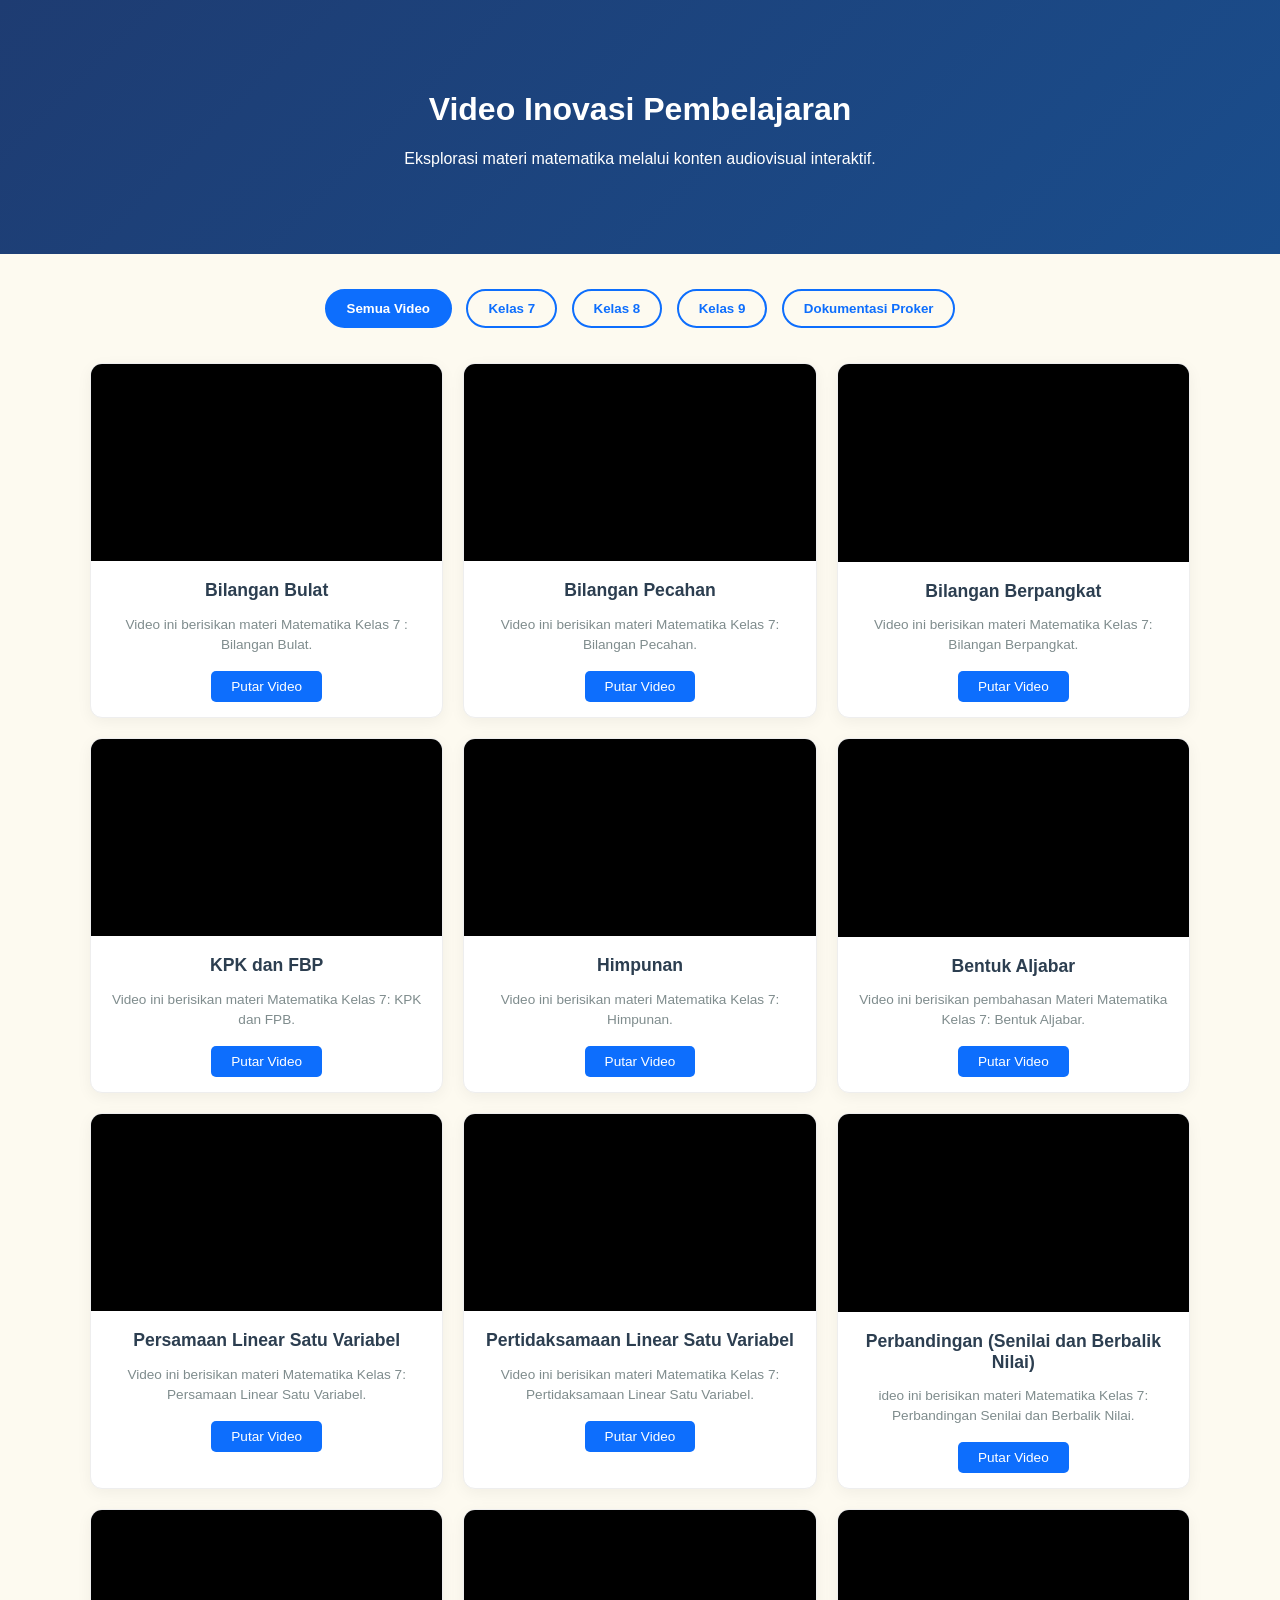
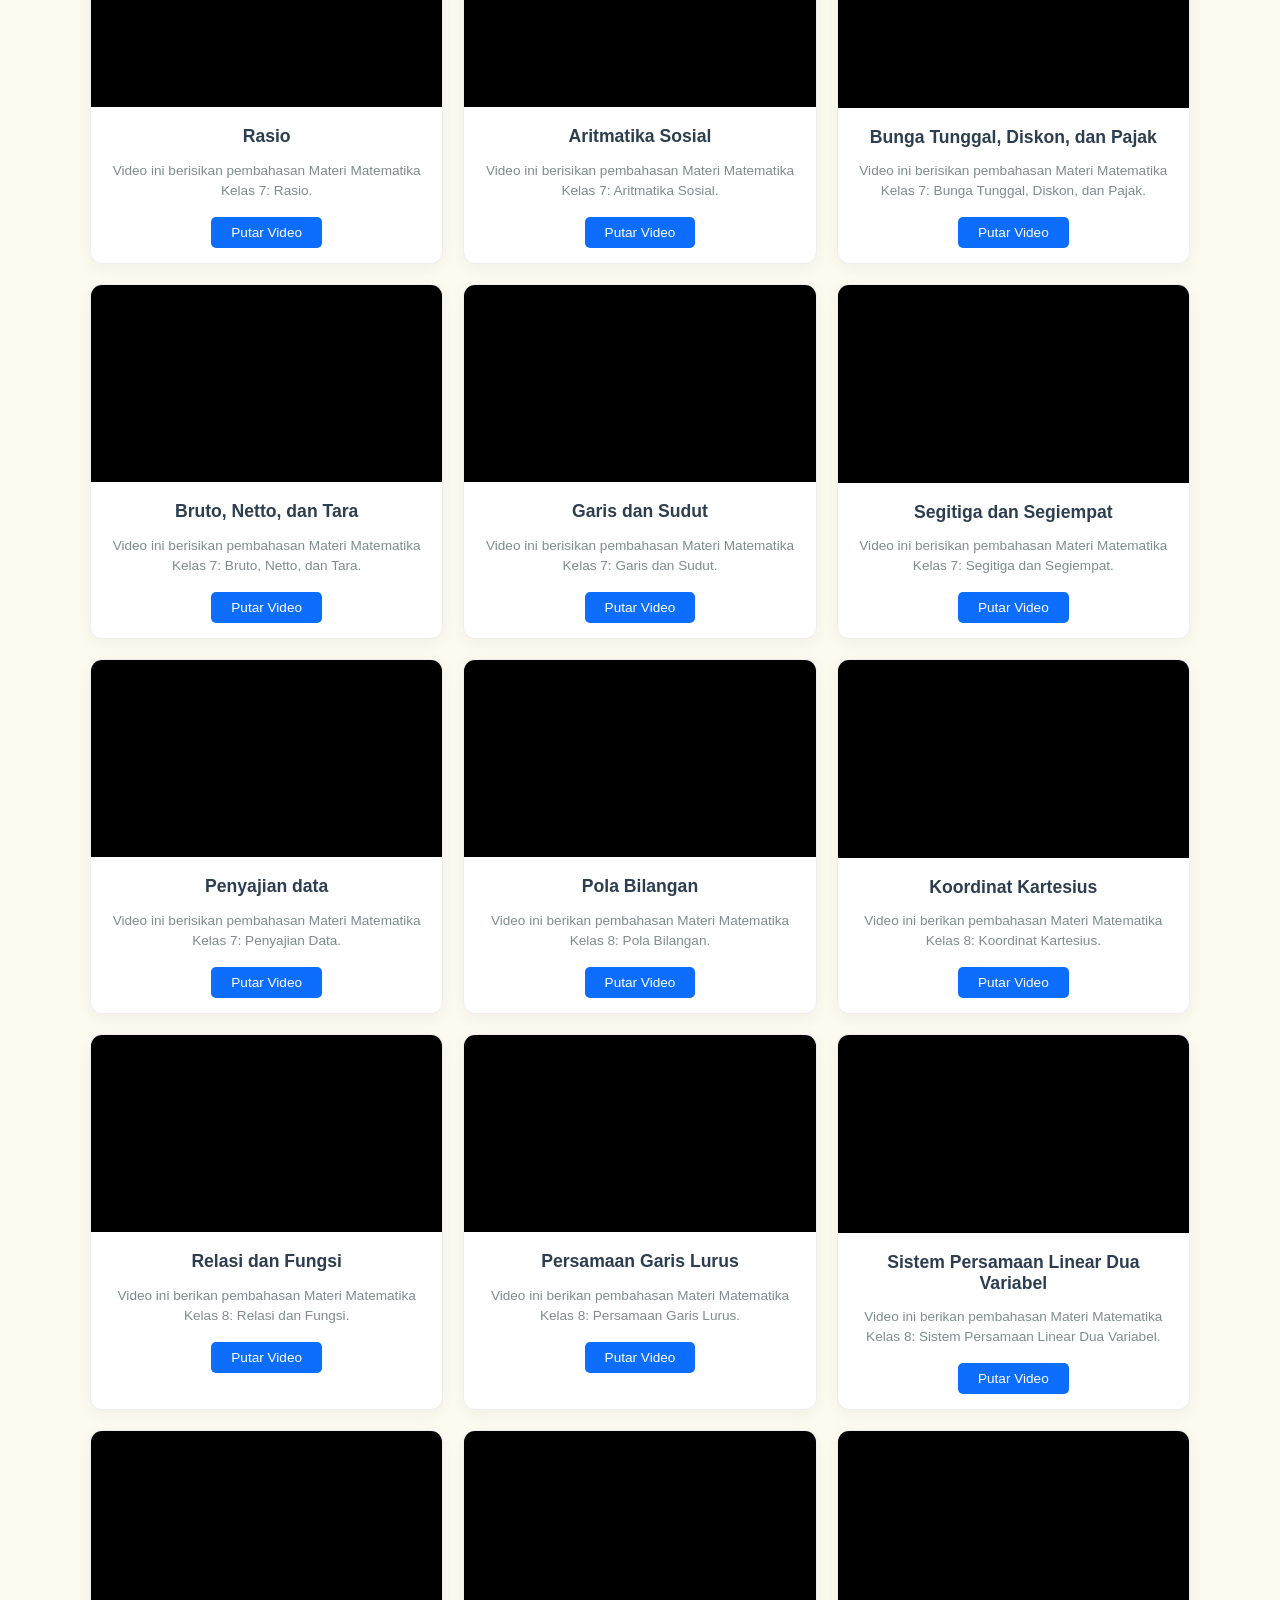
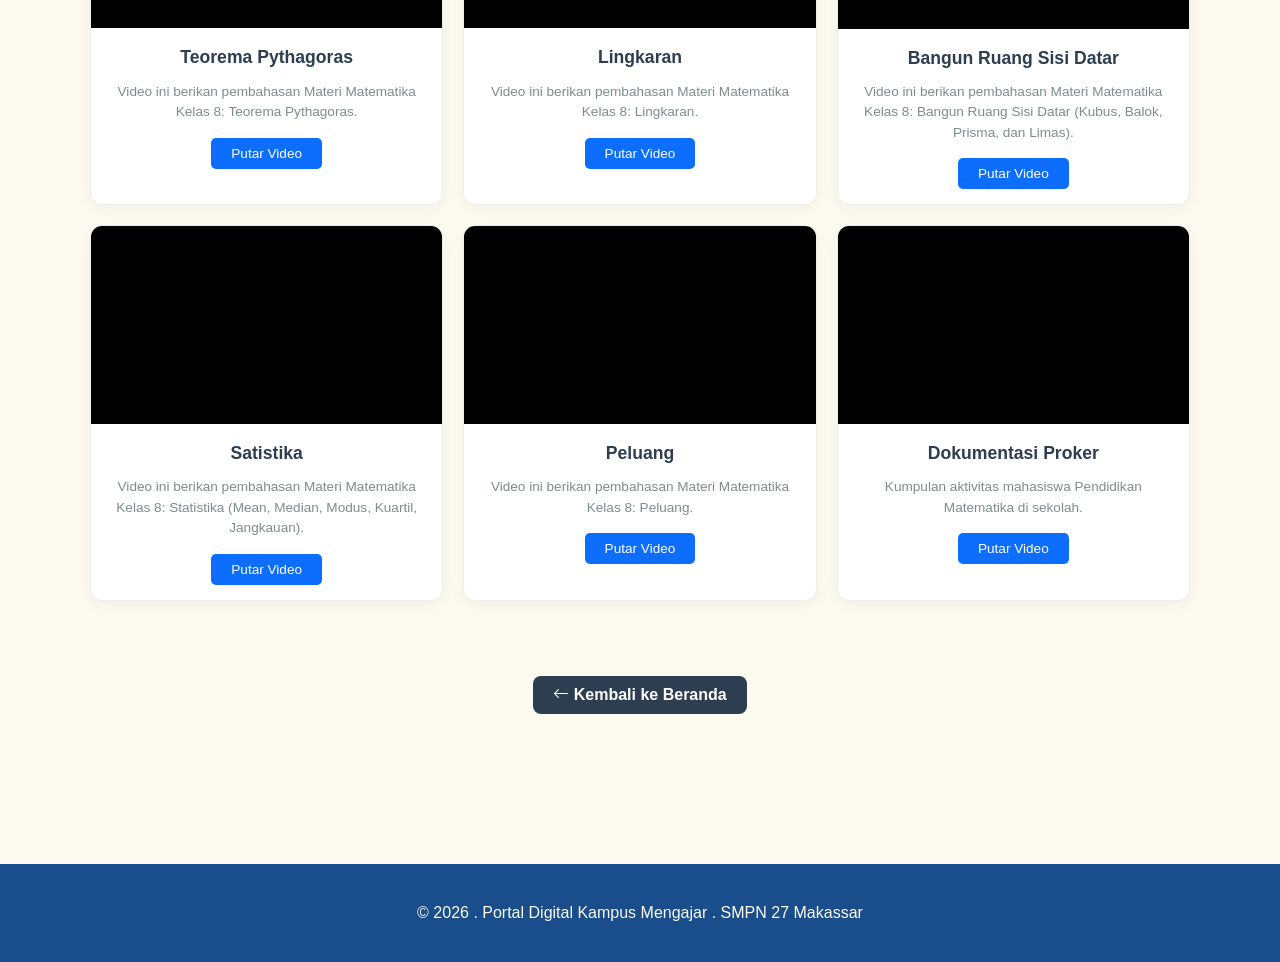
<file: video.html>
<!DOCTYPE html>
<html lang="id">
<head>
    <meta charset="UTF-8">
    <meta name="viewport" content="width=device-width, initial-scale=1">
    <title>VIDEO - SMPN 27 Makassar</title>
    <link rel="stylesheet" href="styles/index.css" />
    <link rel="stylesheet" href="https://cdn.jsdelivr.net/npm/bootstrap-icons@1.11.0/font/bootstrap-icons.css">
    <style>
        /* Menyamakan dengan struktur main-header portal awal */
        .main-header {
            padding: 20px 0;
            text-align: center;
            background: #fff;
        }

        .container {
            max-width: 1000px;
            margin: 0 auto;
            padding: 20px;
        }

        /* Header */
        .sub-header {
            background: linear-gradient(135deg, #1e3c72, #1a4d8c);
            color: white;
            padding: 50px 20px;
            text-align: center;
        }

        .logo-container img {
            height: 45px;
            margin: 0 8px;
        }

        .hero-mini {
            padding: 20px 5%;
            background-color: #f8f9fa;
            border-bottom: 1px solid #eee;
            margin-bottom: 20px;
        }

        .hero-mini h1 { font-size: 1.8rem; color: #1a4a7a; margin: 0; }
        .hero-mini p { font-size: 0.95rem; color: #666; margin: 5px 0 0; }

        /* Container Card agar ukuran sama dengan cta-section */
        .video-section {
            max-width: 1100px;
            margin: 0 auto;
            padding: 0 20px 40px;
        }

        .video-container {
            display: grid;
            grid-template-columns: repeat(auto-fit, minmax(300px, 1fr));
            gap: 20px;
        }

        /* Styling Kartu Video agar serupa dengan cta-card */
        .video-card {
            background: #fff;
            border-radius: 12px;
            overflow: hidden;
            box-shadow: 0 4px 15px rgba(0,0,0,0.05);
            border: 1px solid #eee;
            transition: transform 0.3s ease;
        }

        .video-card:hover { transform: translateY(-5px); }

        .video-frame {
            width: 100%;
            aspect-ratio: 16 / 9;
            border: none;
            background: #000;
        }

        .video-body {
            padding: 15px;
            text-align: center;
        }

        .video-body h3 {
            font-size: 1.1rem;
            margin: 0 0 10px;
            color: #2c3e50;
        }

        .video-body p {
            font-size: 0.85rem;
            color: #7f8c8d;
            margin-bottom: 15px;
            line-height: 1.5;
        }

        .btn-play {
            display: inline-block;
            background: #0d6efd;
            color: #fff;
            padding: 8px 20px;
            border-radius: 5px;
            text-decoration: none;
            font-size: 0.85rem;
            font-weight: 500;
        }

        .back-link {
            display: inline-block;
            margin-bottom: 15px;
            text-decoration: none;
            color: #0d6efd;
            font-weight: 500;
            font-size: 0.9rem;
        }

        /* Filter Container */
        .filter-container {
            text-align: center;
            margin-bottom: 30px;
        }

        .btn-filter {
            padding: 10px 20px;
            margin: 5px;
            border: 2px solid #0d6efd;
            background: transparent;
            color: #0d6efd;
            border-radius: 25px;
            cursor: pointer;
            font-weight: 600;
            transition: all 0.3s ease;
        }

        .btn-filter.active, .btn-filter:hover {
            background: #0d6efd;
            color: white;
        }

        /* Logic untuk menyembunyikan video */
        .video-card.hide {
            display: none;
        }
    </style>
</head>
<body>
    <header class="sub-header">
        <div class="container">
            <h1>Video Inovasi Pembelajaran</h1>
        <p>Eksplorasi materi matematika melalui konten audiovisual interaktif.</p>
        </div>
    </header>

    <main class="video-section">
        <div class="filter-container">
            <button class="btn-filter active" onclick="filterVideo('all')">Semua Video</button>
            <button class="btn-filter" onclick="filterVideo('7')">Kelas 7</button>
            <button class="btn-filter" onclick="filterVideo('8')">Kelas 8</button>
            <button class="btn-filter" onclick="filterVideo('9')">Kelas 9</button>
            <button class="btn-filter" onclick="filterVideo('Dokumenatasi Proker')">Dokumentasi Proker</button>
        </div>

        <div class="video-container">
            <article class="video-card" data-class="7">
                <iframe class="video-frame" src="https://www.youtube.com/embed/xmB1SHAdu-Q?si=n6ga_suDENW6NdUS"></iframe>
                <div class="video-body">
                    <h3>Bilangan Bulat</h3>
                    <p>Video ini berisikan materi Matematika Kelas 7 : Bilangan Bulat.</p>
                    <a href="https://youtu.be/xmB1SHAdu-Q?si=n6ga_suDENW6NdUS" class="btn-play">Putar Video</a>
                </div>
            </article>

            <article class="video-card" data-class="7">
                <iframe class="video-frame" src="https://www.youtube.com/embed/riNKfctvLXc?si=S4sUkjMAVBo-1yIi"></iframe>
                <div class="video-body">
                    <h3>Bilangan Pecahan</h3>
                    <p>Video ini berisikan materi Matematika Kelas 7: Bilangan Pecahan.</p>
                    <a href="https://youtu.be/riNKfctvLXc?si=S4sUkjMAVBo-1yIi" class="btn-play">Putar Video</a>
                </div>
            </article>

            <article class="video-card" data-class="7">
                <iframe class="video-frame" src="https://www.youtube.com/embed/ImejDID9PtM?si=-83oCE_MLB51e-Q2"></iframe>
                <div class="video-body">
                    <h3>Bilangan Berpangkat</h3>
                    <p>Video ini berisikan materi Matematika Kelas 7: Bilangan Berpangkat.</p>
                    <a href="https://youtu.be/ImejDID9PtM?si=-83oCE_MLB51e-Q2" class="btn-play">Putar Video</a>
                </div>
            </article>

            <article class="video-card" data-class="7">
                <iframe class="video-frame" src="https://www.youtube.com/embed/6gdoqxXsleg?si=a8YbPpyaVB-EEPz0"></iframe>
                <div class="video-body">
                    <h3>KPK dan FBP</h3>
                    <p>Video ini berisikan materi Matematika Kelas 7: KPK dan FPB.</p>
                    <a href="https://youtu.be/6gdoqxXsleg?si=a8YbPpyaVB-EEPz0" class="btn-play">Putar Video</a>
                </div>
            </article>

            <article class="video-card" data-class="7">
                <iframe class="video-frame" src="https://www.youtube.com/embed/fVgfvcrfdVs?si=18uv_imrfDX9UvGz"></iframe>
                <div class="video-body">
                    <h3>Himpunan</h3>
                    <p>Video ini berisikan materi Matematika Kelas 7: Himpunan.</p>
                    <a href="https://youtu.be/fVgfvcrfdVs?si=18uv_imrfDX9UvGz" class="btn-play">Putar Video</a>
                </div>
            </article>

            <article class="video-card" data-class="7">
                <iframe class="video-frame" src="https://www.youtube.com/embed/CknTTn84C9g?si=SECKb6bWLq59rZTx"></iframe>
                <div class="video-body">
                    <h3>Bentuk Aljabar</h3>
                    <p>Video ini berisikan pembahasan Materi Matematika Kelas 7: Bentuk Aljabar.</p>
                    <a href="https://youtu.be/CknTTn84C9g?si=SECKb6bWLq59rZTx" class="btn-play">Putar Video</a>
                </div>
            </article>

            <article class="video-card" data-class="7">
                <iframe class="video-frame" src="https://www.youtube.com/embed/Z3xl0VF7gy4?si=o5Cts-Ck7T1joJ4p"></iframe>
                <div class="video-body">
                    <h3>Persamaan Linear Satu Variabel</h3>
                    <p>Video ini berisikan materi Matematika Kelas 7: Persamaan Linear Satu Variabel.</p>
                    <a href="https://youtu.be/Z3xl0VF7gy4?si=o5Cts-Ck7T1joJ4p" class="btn-play">Putar Video</a>
                </div>
            </article>

            <article class="video-card" data-class="7">
                <iframe class="video-frame" src="https://www.youtube.com/embed/BKLNIbLZWIU?si=VwxxL5U2v1BkG74c"></iframe>
                <div class="video-body">
                    <h3>Pertidaksamaan Linear Satu Variabel</h3>
                    <p>Video ini berisikan materi Matematika Kelas 7: Pertidaksamaan Linear Satu Variabel.</p>
                    <a href="https://youtu.be/BKLNIbLZWIU?si=VwxxL5U2v1BkG74c" class="btn-play">Putar Video</a>
                </div>
            </article>

            <article class="video-card" data-class="7">
                <iframe class="video-frame" src="https://www.youtube.com/embed/-I8hztM_LV4?si=KPDvwkjbOdN3whzr"></iframe>
                <div class="video-body">
                    <h3>Perbandingan (Senilai dan Berbalik Nilai)</h3>
                    <p>ideo ini berisikan materi Matematika Kelas 7: Perbandingan Senilai dan Berbalik Nilai.</p>
                    <a href="https://youtu.be/-I8hztM_LV4?si=KPDvwkjbOdN3whzr" class="btn-play">Putar Video</a>
                </div>
            </article>
            
            <article class="video-card" data-class="7">
                <iframe class="video-frame" src="https://www.youtube.com/embed/d_pu3O6xKig?si=QV2x-h3YkHIrGMOO"></iframe>
                <div class="video-body">
                    <h3>Rasio</h3>
                    <p>Video ini berisikan pembahasan Materi Matematika Kelas 7: Rasio.</p>
                    <a href="https://youtu.be/d_pu3O6xKig?si=QV2x-h3YkHIrGMOO" class="btn-play">Putar Video</a>
                </div>
            </article>
            
            <article class="video-card" data-class="7">
                <iframe class="video-frame" src="https://www.youtube.com/embed/m79K1rDInl4?si=eycM_rcy1nBEa53H"></iframe>
                <div class="video-body">
                    <h3>Aritmatika Sosial</h3>
                    <p>Video ini berisikan pembahasan Materi Matematika Kelas 7: Aritmatika Sosial.</p>
                    <a href="https://youtu.be/m79K1rDInl4?si=3W1ewyIto4_tKGIW" class="btn-play">Putar Video</a>
                </div>
            </article>
            
            <article class="video-card" data-class="7">
                <iframe class="video-frame" src="https://www.youtube.com/embed/5ZSzdZn3GhY?si=vtYwEFOm0ozJSZhe"></iframe>
                <div class="video-body">
                    <h3>Bunga Tunggal, Diskon, dan Pajak</h3>
                    <p>Video ini berisikan pembahasan Materi Matematika Kelas 7: Bunga Tunggal, Diskon, dan Pajak.</p>
                    <a href="https://youtu.be/5ZSzdZn3GhY?si=vtYwEFOm0ozJSZhe" class="btn-play">Putar Video</a>
                </div>
            </article>
            
            <article class="video-card" data-class="7">
                <iframe class="video-frame" src="https://www.youtube.com/embed/klaBvXovrg8?si=-HD7A4AqX0iTu4DU"></iframe>
                <div class="video-body">
                    <h3>Bruto, Netto, dan Tara</h3>
                    <p>Video ini berisikan pembahasan Materi Matematika Kelas 7: Bruto, Netto, dan Tara.</p>
                    <a href="https://youtu.be/klaBvXovrg8?si=-HD7A4AqX0iTu4DU" class="btn-play">Putar Video</a>
                </div>
            </article>

            <article class="video-card" data-class="7">
                <iframe class="video-frame" src="https://www.youtube.com/embed/_vmaVr4QKYE?si=bqspIUH0oyQaJsAb"></iframe>
                <div class="video-body">
                    <h3>Garis dan Sudut</h3>
                    <p>Video ini berisikan pembahasan Materi Matematika Kelas 7: Garis dan Sudut.</p>
                    <a href="https://youtu.be/_vmaVr4QKYE?si=bqspIUH0oyQaJsAb" class="btn-play">Putar Video</a>
                </div>
            </article>

            <article class="video-card" data-class="7">
                <iframe class="video-frame" src="https://www.youtube.com/embed/1sW_W3MsAJ0?si=1V7Gnzl19edNEjlh"></iframe>
                <div class="video-body">
                    <h3>Segitiga dan Segiempat</h3>
                    <p>Video ini berisikan pembahasan Materi Matematika Kelas 7: Segitiga dan Segiempat.</p>
                    <a href="https://youtu.be/1sW_W3MsAJ0?si=1V7Gnzl19edNEjlh" class="btn-play">Putar Video</a>
                </div>
            </article>

            <article class="video-card" data-class="7">
                <iframe class="video-frame" src="https://www.youtube.com/embed/t3O3AeBnELs?si=mWBYkaaj6KHq5aQA"></iframe>
                <div class="video-body">
                    <h3>Penyajian data</h3>
                    <p>Video ini berisikan pembahasan Materi Matematika Kelas 7: Penyajian Data.</p>
                    <a href="https://youtu.be/t3O3AeBnELs?si=mWBYkaaj6KHq5aQA" class="btn-play">Putar Video</a>
                </div>
            </article>

            <article class="video-card" data-class="8">
                <iframe class="video-frame" src="https://www.youtube.com/embed/jY75YhGwwUs?si=1YYHZcGGWg5vRb0_"></iframe>
                <div class="video-body">
                    <h3>Pola Bilangan</h3>
                    <p>Video ini berikan pembahasan Materi Matematika Kelas 8: Pola Bilangan.</p>
                    <a href="https://youtu.be/jY75YhGwwUs?si=1YYHZcGGWg5vRb0_" class="btn-play">Putar Video</a>
                </div>
            </article>

            <article class="video-card" data-class="8">
                <iframe class="video-frame" src="https://www.youtube.com/embed/GI1QuwrfBkc?si=JHvO1rlPzHHktZ1V"></iframe>
                <div class="video-body">
                    <h3>Koordinat Kartesius</h3>
                    <p>Video ini berikan pembahasan Materi Matematika Kelas 8: Koordinat Kartesius.</p>
                    <a href="https://youtu.be/GI1QuwrfBkc?si=JHvO1rlPzHHktZ1V" class="btn-play">Putar Video</a>
                </div>
            </article>

            <article class="video-card" data-class="8">
                <iframe class="video-frame" src="https://www.youtube.com/embed/Ab6xdGESxeI?si=n7WBXgBu0M6Spnrj"></iframe>
                <div class="video-body">
                    <h3>Relasi dan Fungsi</h3>
                    <p>Video ini berikan pembahasan Materi Matematika Kelas 8: Relasi dan Fungsi.</p>
                    <a href="https://youtu.be/Ab6xdGESxeI?si=n7WBXgBu0M6Spnrj" class="btn-play">Putar Video</a>
                </div>
            </article>

            <article class="video-card" data-class="8">
                <iframe class="video-frame" src="https://www.youtube.com/embed/puSBmu9T2wg?si=Fj0TXl2sL5YTyiO9"></iframe>
                <div class="video-body">
                    <h3>Persamaan Garis Lurus</h3>
                    <p>Video ini berikan pembahasan Materi Matematika Kelas 8: Persamaan Garis Lurus.</p>
                    <a href="https://youtu.be/puSBmu9T2wg?si=Fj0TXl2sL5YTyiO9" class="btn-play">Putar Video</a>
                </div>
            </article>

            <article class="video-card" data-class="8">
                <iframe class="video-frame" src="https://www.youtube.com/embed/qU1Yf7CfXSo?si=56khlMRmwIFj14bL"></iframe>
                <div class="video-body">
                    <h3>Sistem Persamaan Linear Dua Variabel</h3>
                    <p>Video ini berikan pembahasan Materi Matematika Kelas 8: Sistem Persamaan Linear Dua Variabel.</p>
                    <a href="https://youtu.be/qU1Yf7CfXSo?si=56khlMRmwIFj14bL" class="btn-play">Putar Video</a>
                </div>
            </article>

            <article class="video-card" data-class="8">
                <iframe class="video-frame" src="https://www.youtube.com/embed/m2WNFMvFinY?si=j-t8sRKX2M3yV8Z_"></iframe>
                <div class="video-body">
                    <h3>Teorema Pythagoras</h3>
                    <p>Video ini berikan pembahasan Materi Matematika Kelas 8: Teorema Pythagoras.</p>
                    <a href="https://youtu.be/m2WNFMvFinY?si=j-t8sRKX2M3yV8Z_" class="btn-play">Putar Video</a>
                </div>
            </article>

            <article class="video-card" data-class="8">
                <iframe class="video-frame" src="https://www.youtube.com/embed/4uLWCDEubDM?si=BoLQyzwODqoDlX2G"></iframe>
                <div class="video-body">
                    <h3>Lingkaran</h3>
                    <p>Video ini berikan pembahasan Materi Matematika Kelas 8: Lingkaran.</p>
                    <a href="https://youtu.be/4uLWCDEubDM?si=BoLQyzwODqoDlX2G" class="btn-play">Putar Video</a>
                </div>
            </article>

            <article class="video-card" data-class="8">
                <iframe class="video-frame" src="https://www.youtube.com/embed/e9puyQX8x_k?si=bTDTHHvmGYUINzNB"></iframe>
                <div class="video-body">
                    <h3>Bangun Ruang Sisi Datar</h3>
                    <p>Video ini berikan pembahasan Materi Matematika Kelas 8: Bangun Ruang Sisi Datar (Kubus, Balok, Prisma, dan Limas).</p>
                    <a href="https://youtu.be/e9puyQX8x_k?si=bTDTHHvmGYUINzNB" class="btn-play">Putar Video</a>
                </div>
            </article>
            </article>

            <article class="video-card" data-class="8">
                <iframe class="video-frame" src="https://www.youtube.com/embed/JryYK-YUKxk?si=aiUfr2EkiUpcpMOj"></iframe>
                <div class="video-body">
                    <h3>Satistika</h3>
                    <p>Video ini berikan pembahasan Materi Matematika Kelas 8: Statistika (Mean, Median, Modus, Kuartil, Jangkauan).</p>
                    <a href="https://youtu.be/JryYK-YUKxk?si=aiUfr2EkiUpcpMOj" class="btn-play">Putar Video</a>
                </div>
            </article>

            <article class="video-card" data-class="8">
                <iframe class="video-frame" src="https://www.youtube.com/embed/nTp0F_mLB7Y?si=VVCZxeT7bzXUh-73"></iframe>
                <div class="video-body">
                    <h3>Peluang</h3>
                    <p>Video ini berikan pembahasan Materi Matematika Kelas 8: Peluang.</p>
                    <a href="https://youtu.be/nTp0F_mLB7Y?si=VVCZxeT7bzXUh-73" class="btn-play">Putar Video</a>
                </div>
            </article>

            <article class="video-card" data-class="Dokumentasi Proker">
                <iframe class="video-frame" src="https://www.youtube.com/embed/ID_VIDEO_3"></iframe>
                <div class="video-body">
                    <h3>Dokumentasi Proker</h3>
                    <p>Kumpulan aktivitas mahasiswa Pendidikan Matematika di sekolah.</p>
                    <a href="#" class="btn-play">Putar Video</a>
                </div>
            </article>
        </div>
        <div style="text-align: center; margin: 60px 0;">
            <a href="index.html" class="cta-button" style="background: var(--text-dark);">
                <i class="bi bi-arrow-left"></i> Kembali ke Beranda
            </a>
        </div>
    </main>
    
    <script>
        function filterVideo(className) {
            const cards = document.querySelectorAll('.video-card');
            const buttons = document.querySelectorAll('.btn-filter');

            // Atur aktif/tidaknya tombol
            buttons.forEach(btn => {
                btn.classList.remove('active');
                if(btn.innerText.includes(className) || (className === 'all' && btn.innerText.includes('Semua'))) {
                    btn.classList.add('active');
                }
            });

            // Filter kartu video
            cards.forEach(card => {
                const cardClass = card.getAttribute('data-class');
                
                if (className === 'all') {
                    card.classList.remove('hide');
                } else {
                    if (cardClass === className) {
                        card.classList.remove('hide');
                    } else {
                        card.classList.add('hide');
                    }
                }
            });
        }
    </script>

    <footer>
        © 2026 . Portal Digital Kampus Mengajar . SMPN 27 Makassar
    </footer>

</body>
</html>
</file>
<file: styles/index.css>
:root {
    --primary-blue: #1a4d8c;
    --secondary-blue: #4a90e2;
    --soft-cream: #fdfaf0;
    --warm-cream: #f5e6ca;
    --text-dark: #2c3e50;
    --white: #ffffff;
}

body {
    font-family: 'Segoe UI', Roboto, sans-serif;
    background-color: var(--soft-cream);
    color: var(--text-dark);
    margin: 0;
    padding: 0;
    overflow-x: hidden;
}

/* Container Utama Header */
.main-header {
    position: relative;
    text-align: center;
    color: white;
    height: 500px;
    overflow: hidden;
}

/* Gambar Hero */
.main-hero-img {
    width: 100%;
    height: 100%;
    object-fit: cover;
    filter: brightness(40%);
}

/* Kontainer Logo */
.logo-container {
    position: absolute;
    top: 20px;
    left: 20px;
    display: flex;
    gap: 15px;
    z-index: 30;
    background: rgba(255, 255, 255, 0.9);
    padding: 10px 15px;
    border-radius: 12px;
    box-shadow: 0 4px 10px rgba(0,0,0,0.2);
}

.logo-container img {
    height: 45px;
    width: auto;
    object-fit: contain;
}

/* Teks di tengah Gambar */
.hero {
    position: absolute;
    top: 55%;
    left: 50%;
    transform: translate(-50%, -50%);
    width: 85%;
    max-width: 1000px;
    z-index: 20;
}

.title {
    font-size: 2.8rem;
    color: var(--warm-cream);
    margin-bottom: 1rem;
    text-shadow: 2px 2px 4px rgba(0,0,0,0.5);
}

.lead {
    font-size: 1.1rem;
    line-height: 1.6;
    text-shadow: 1px 1px 3px rgba(0,0,0,0.5);
}

/* Section Kartu Navigasi */
.cta-section {
    padding: 0 20px 50px 20px;
    margin-top: -60px; /* Mengangkat kartu agar menimpa hero sedikit */
    position: relative;
    z-index: 40;
}

.cta-container {
    display: flex;
    flex-wrap: wrap;
    justify-content: center;
    gap: 20px;
    max-width: 1200px;
    margin: 0 auto;
}

.cta-card {
    background: var(--white);
    border: 1px solid var(--warm-cream);
    border-radius: 15px;
    padding: 25px;
    width: 260px;
    text-align: center;
    box-shadow: 0 10px 25px rgba(0,0,0,0.1);
    transition: all 0.3s ease;
}

.cta-card:hover {
    transform: translateY(-10px);
    border-color: var(--primary-blue);
    box-shadow: 0 15px 35px rgba(0,0,0,0.15);
}

.cta-icon {
    font-size: 2.5rem;
    display: block;
    margin-bottom: 15px;
}

.cta-card h3 {
    color: var(--primary-blue);
    margin: 10px 0;
}

.cta-button {
    display: inline-block;
    margin-top: 15px;
    padding: 10px 20px;
    background-color: var(--primary-blue);
    color: white;
    text-decoration: none;
    border-radius: 8px;
    font-weight: bold;
    transition: background 0.3s;
}

.cta-button:hover {
    background-color: var(--secondary-blue);
}

/* Main Content */
main {
    max-width: 900px;
    margin: 40px auto;
    padding: 0 20px;
}

.card {
    background: white;
    padding: 40px;
    border-radius: 15px;
    box-shadow: 0 4px 15px rgba(0,0,0,0.05);
}

.card h2 {
    color: var(--primary-blue);
    border-left: 5px solid var(--primary-blue);
    padding-left: 15px;
    margin-bottom: 20px;
}

/* Footer & Animasi */
footer {
    text-align: center;
    padding: 40px;
    background: var(--primary-blue);
    color: var(--soft-cream);
    margin-top: 50px;
}

.text-danger {
    color: #ff4d4d !important;
}

.bi-heart-fill {
    display: inline-block;
    animation: heartBeat 1.5s infinite;
}

@keyframes heartBeat {
    0% { transform: scale(1); }
    14% { transform: scale(1.3); }
    28% { transform: scale(1); }
    42% { transform: scale(1.3); }
    70% { transform: scale(1); }
}

@media (max-width: 768px) {
    .title { font-size: 1.8rem; }
    .main-header { height: 600px; }
    .logo-container { flex-direction: row; top: 10px; left: 10px; padding: 5px; }
    .logo-container img { height: 30px; }
}

/* Styling Halaman Materi */
.sub-header {
    background: linear-gradient(135deg, #0056b3, #00aaff);
    color: white;
    padding: 40px 20px;
    text-align: center;
}

.back-link {
    color: #e0e0e0;
    text-decoration: none;
    font-size: 0.9rem;
    display: inline-block;
    margin-bottom: 10px;
}

.filter-container {
    text-align: center;
    margin: 30px 0;
}

.filter-btn {
    padding: 10px 20px;
    margin: 5px;
    border: 1px solid #0056b3;
    background: white;
    color: #0056b3;
    border-radius: 20px;
    cursor: pointer;
    transition: 0.3s;
}

.filter-btn.active, .filter-btn:hover {
    background: #0056b3;
    color: white;
}

.materi-grid {
    display: grid;
    grid-template-columns: repeat(auto-fit, minmax(300px, 1fr));
    gap: 20px;
    padding: 20px;
}

.materi-card {
    background: #fff;
    border-radius: 12px;
    display: flex;
    padding: 20px;
    box-shadow: 0 4px 6px rgba(0,0,0,0.1);
    border-left: 5px solid #0056b3;
}

.materi-icon {
    font-size: 2.5rem;
    margin-right: 20px;
    color: #0056b3;
}

.badge {
    font-size: 0.75rem;
    padding: 4px 8px;
    border-radius: 5px;
    color: white;
    text-transform: uppercase;
    font-weight: bold;
}

.badge-lit { background-color: #ff9800; }
.badge-num { background-color: #4caf50; }

.btn-download {
    display: inline-block;
    margin-top: 15px;
    padding: 8px 15px;
    background: #f8f9fa;
    color: #333;
    text-decoration: none;
    border: 1px solid #ddd;
    border-radius: 5px;
    font-size: 0.9rem;
}

.btn-download:hover {
    background: #e9ecef;
}
</file>
